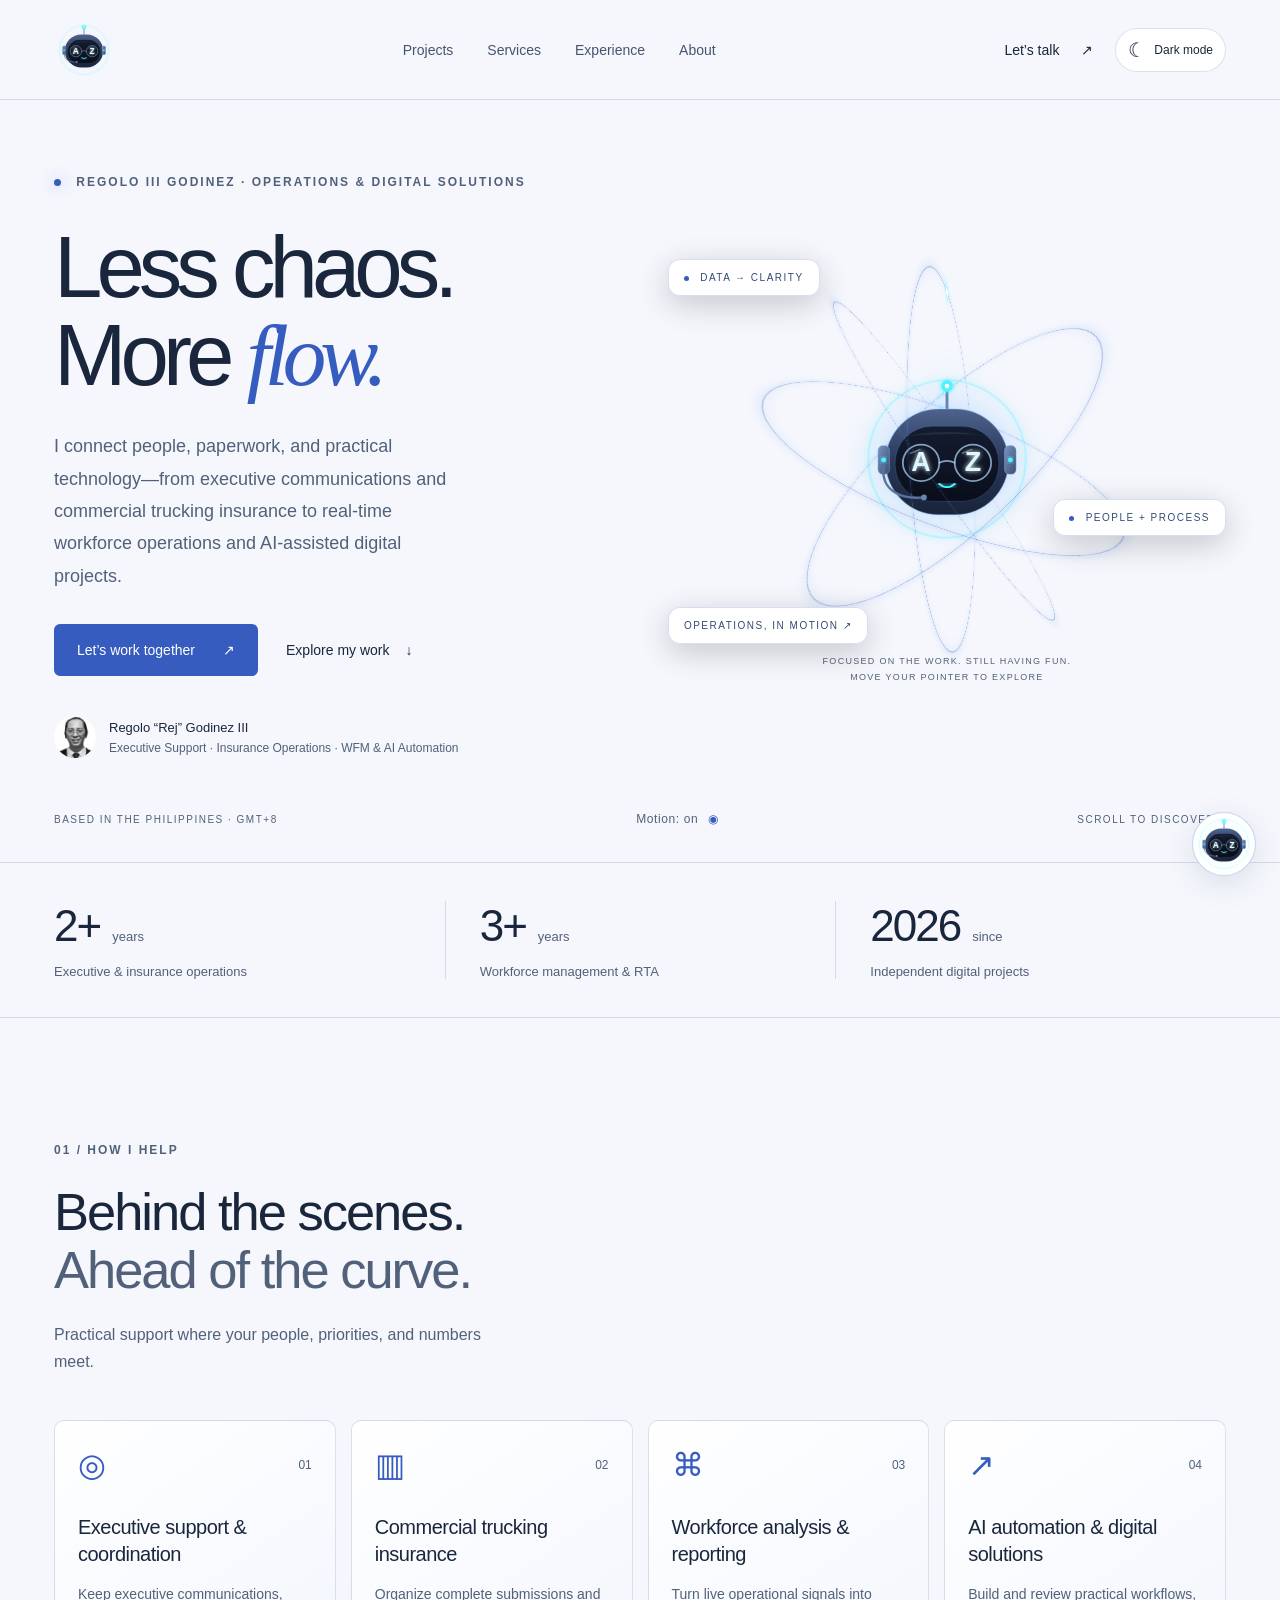
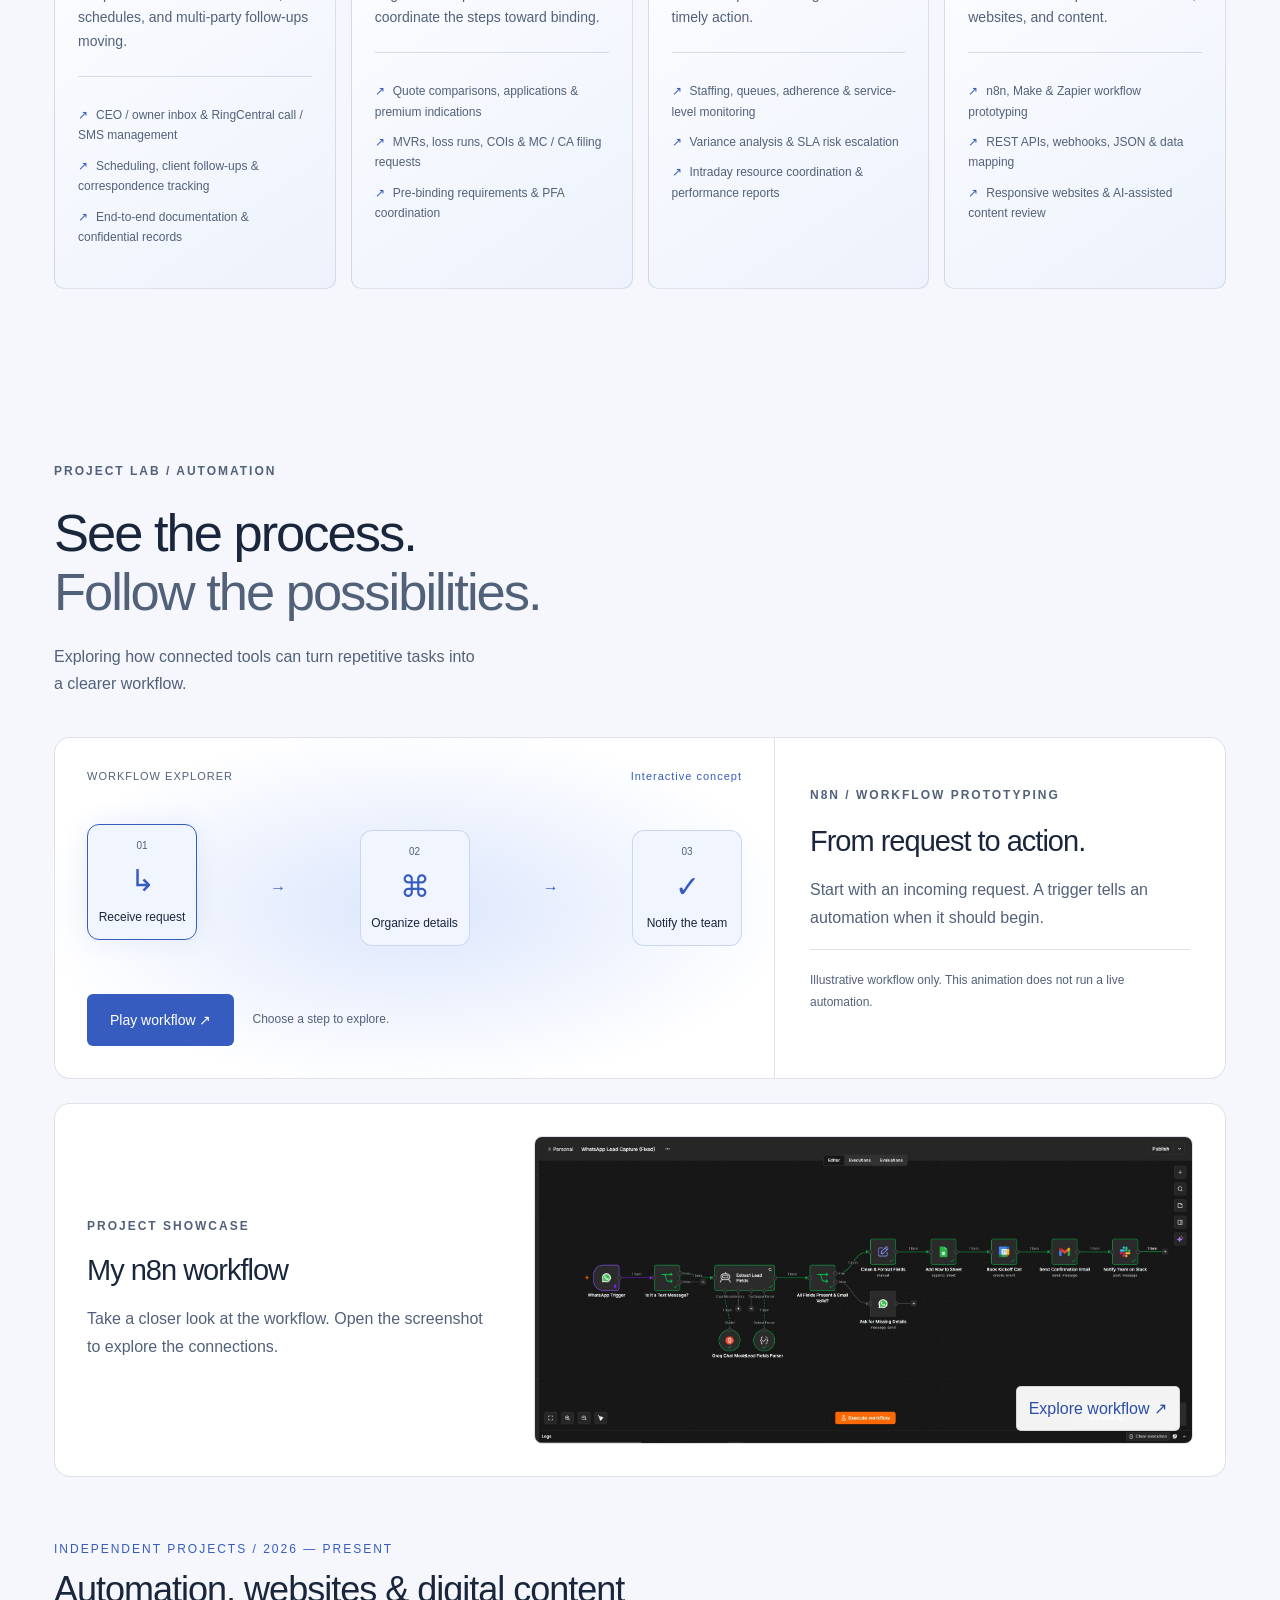
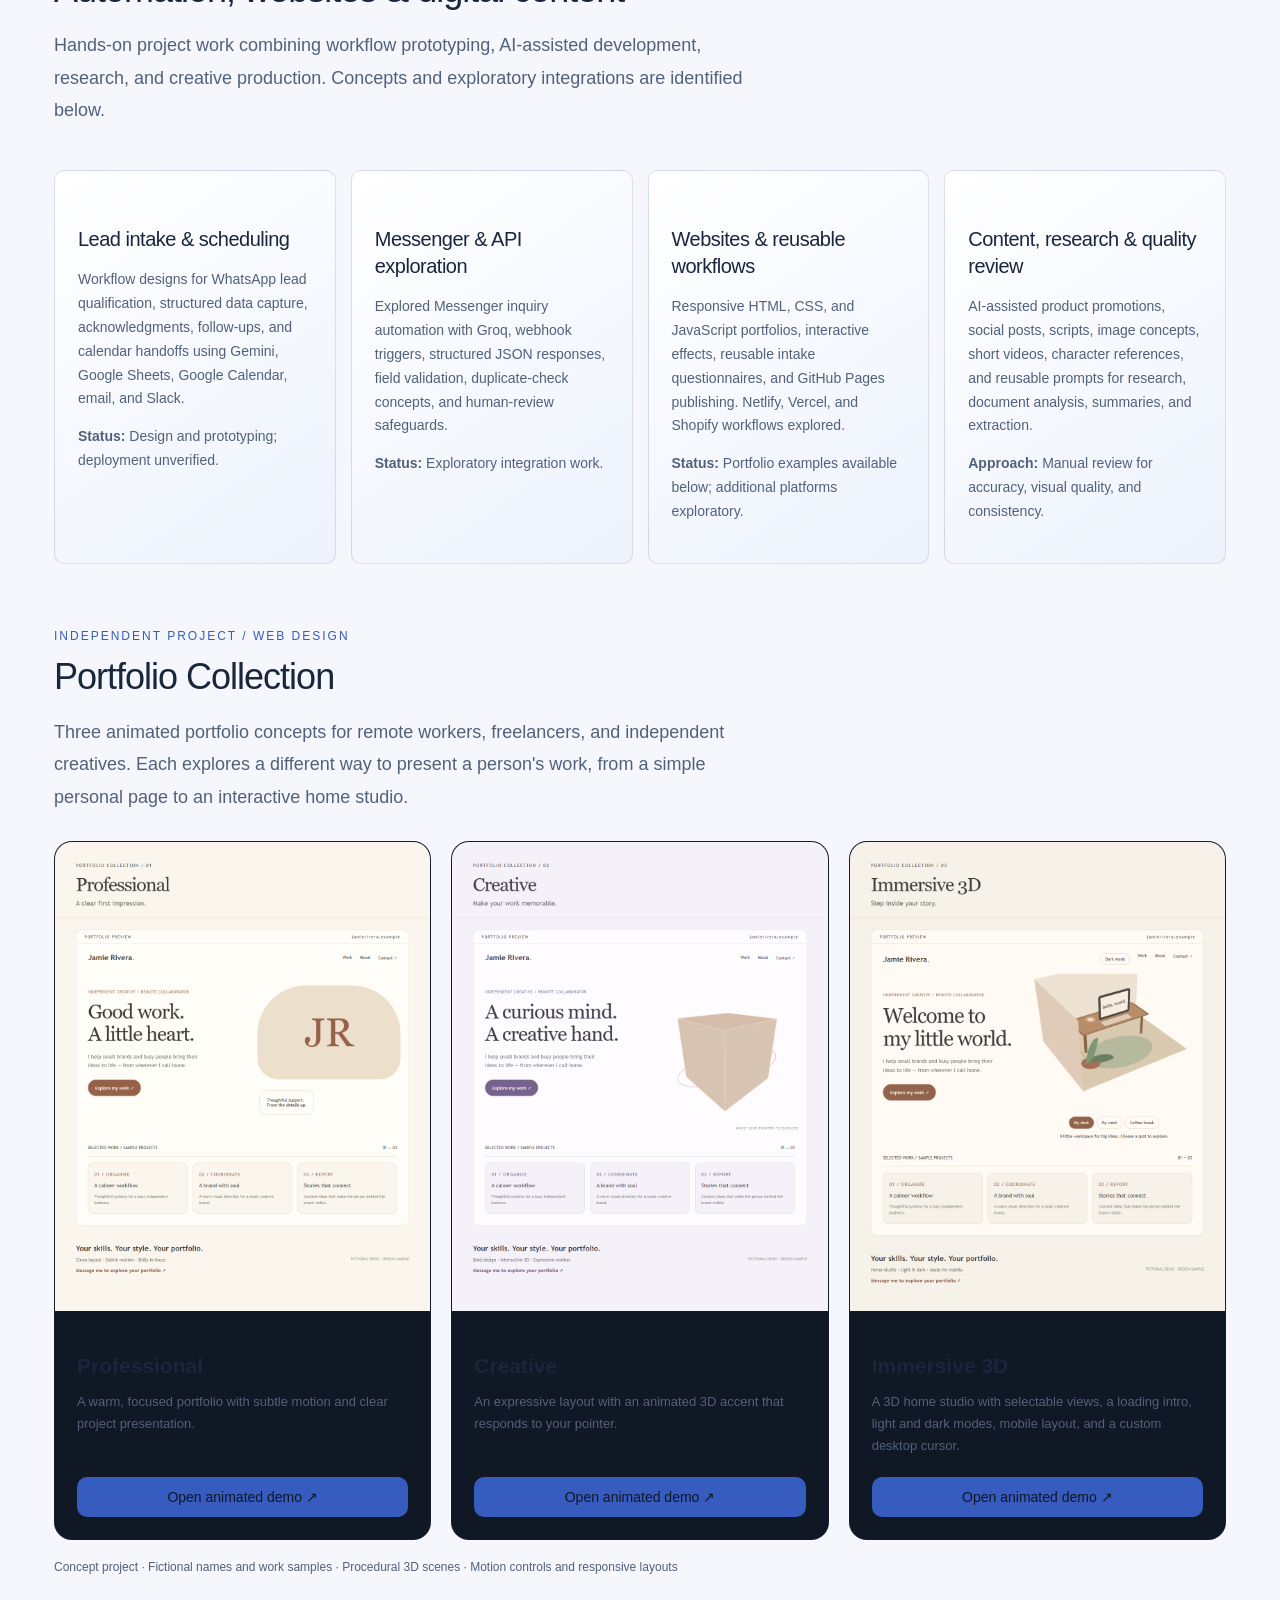
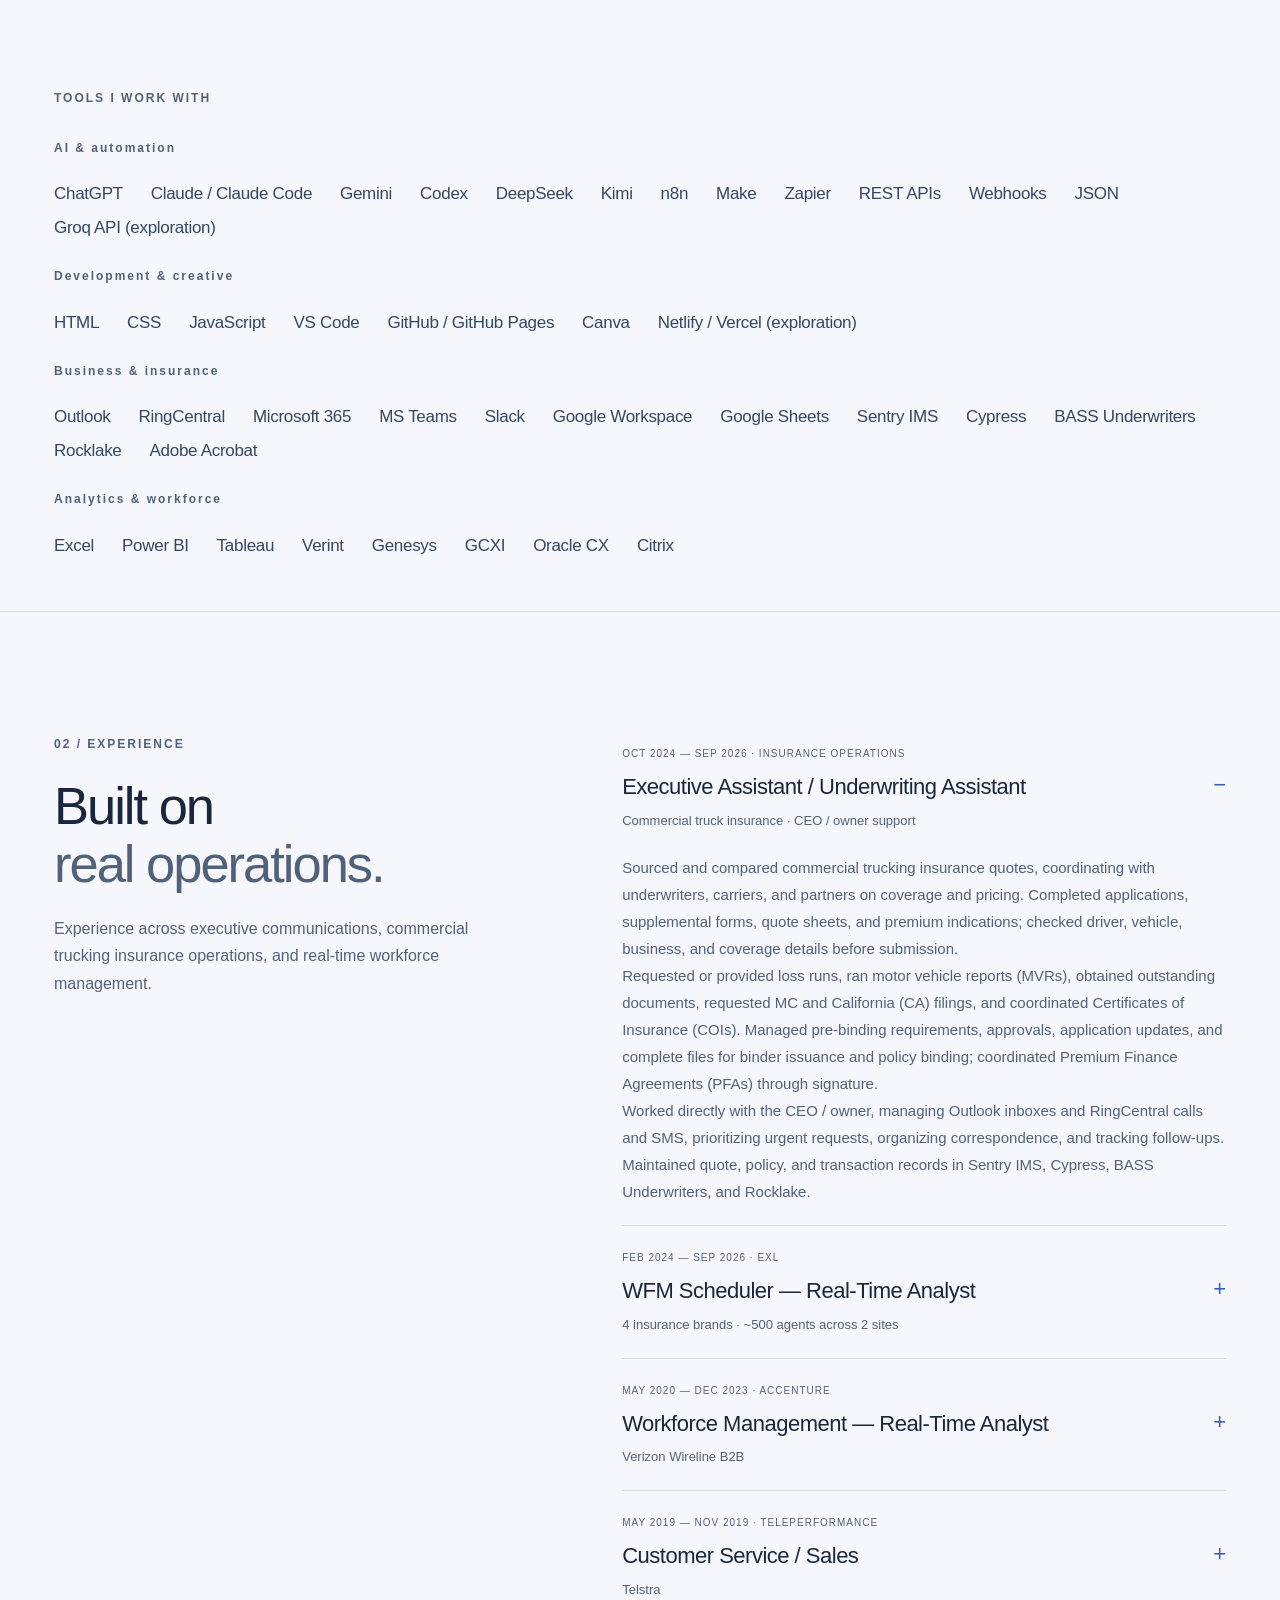
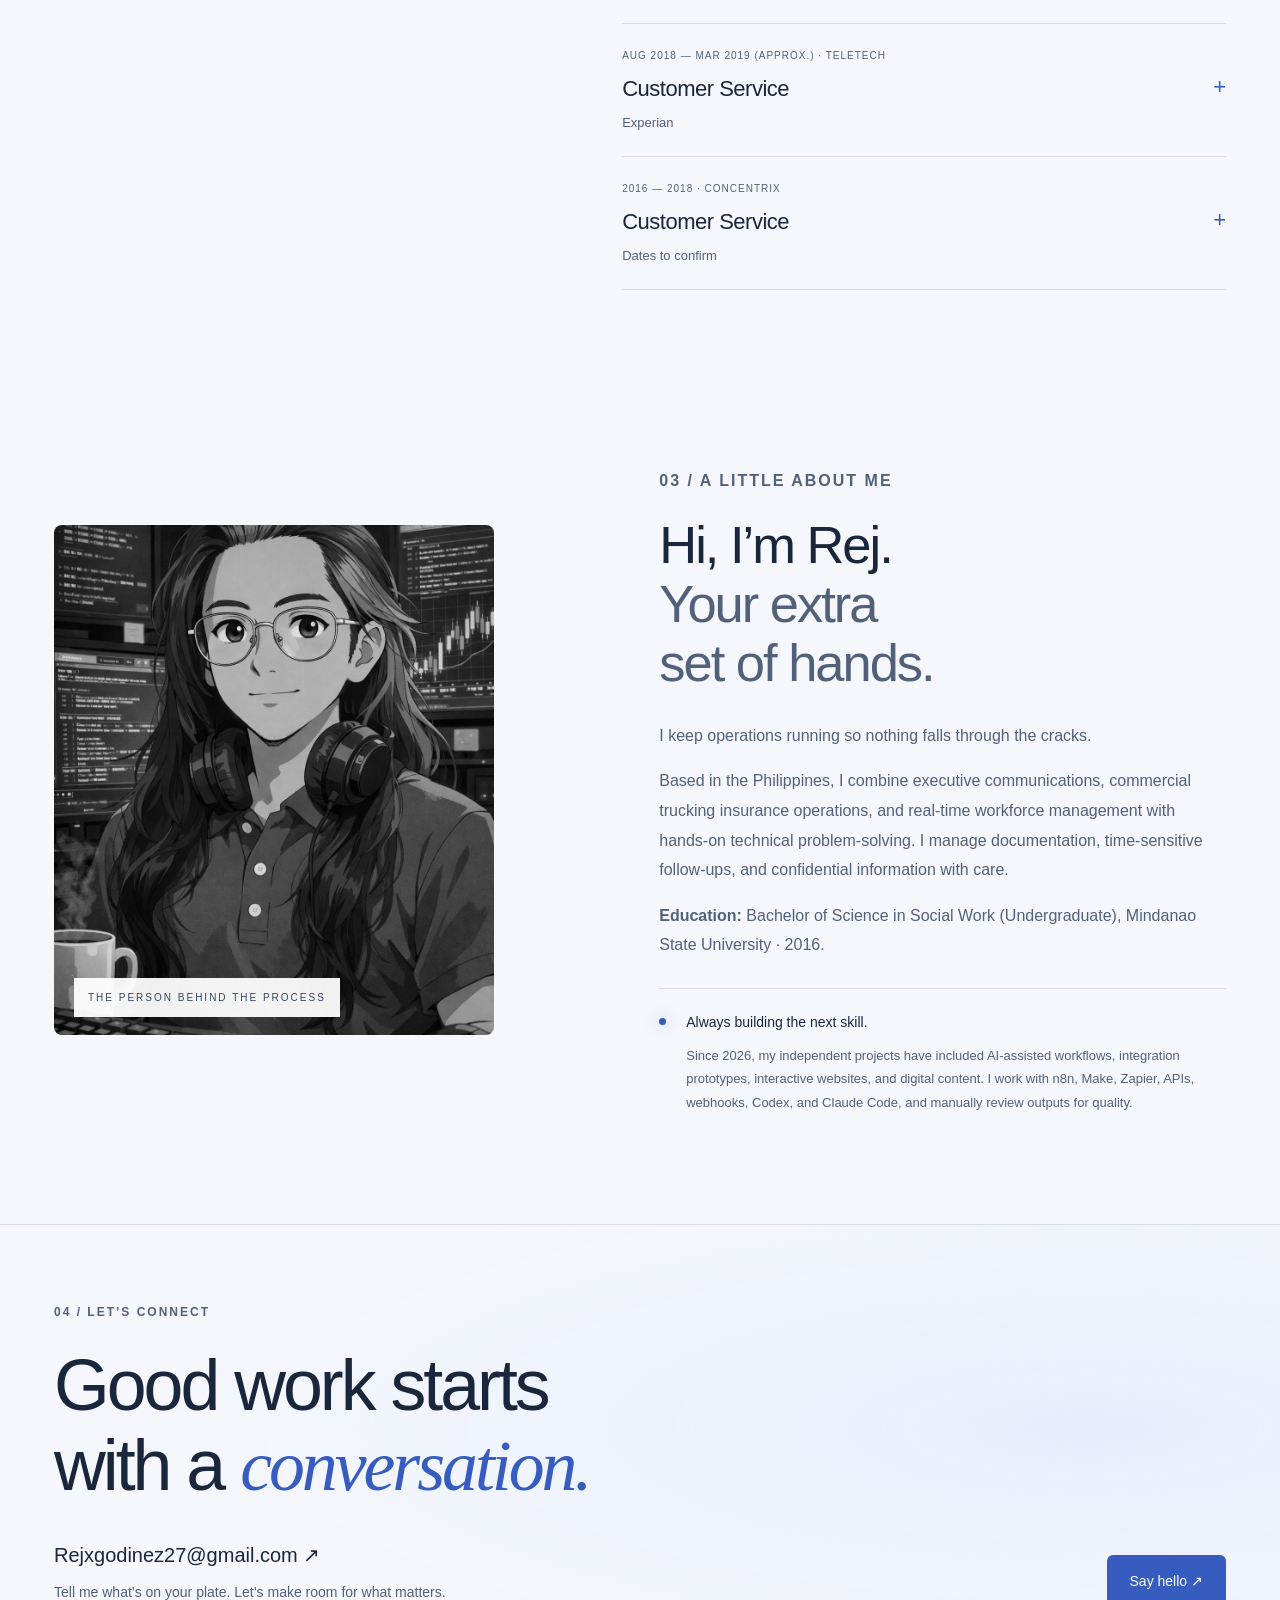
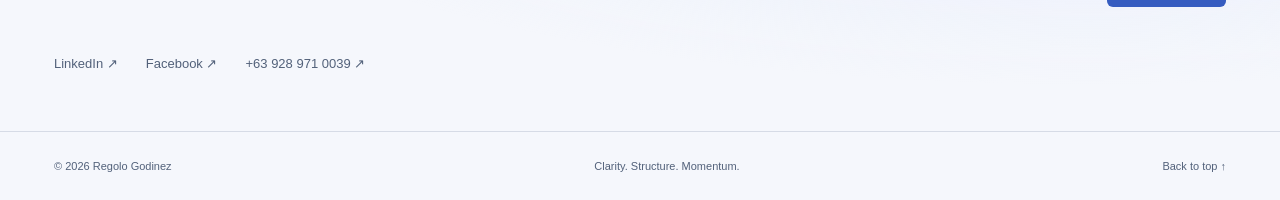
<file: Portfolio-main/index.html>
<!doctype html>
<html lang="en">
<head>
  <meta charset="utf-8">
  <meta name="viewport" content="width=device-width, initial-scale=1">
  <meta name="description" content="Regolo III Godinez — executive support, insurance operations, workforce management, and AI-assisted automation and web development in the Philippines.">
  <title>Regolo Godinez — Operations, in motion.</title>
  <link rel="icon" href="baby-robot.svg">
  <script src="theme.js?v=1"></script>
  <link rel="stylesheet" href="styles.css">
  <script src="script.js" defer></script>
  <link rel="stylesheet" href="portfolio-extras.css?v=baby-3">
  <script src="portfolio-extras.js?v=resume-20261016" defer></script>
  <link rel="stylesheet" href="theme.css?v=1">
  <link rel="stylesheet" href="baby-robot.css?v=1">
  <script src="baby-robot.js?v=1" defer></script>
<style>
@media(max-width:720px){.visual{overflow:clip}}

.portfolio-projects{scroll-margin-top:24px;margin:70px 0 110px}.portfolio-projects h2{font-size:36px;font-weight:700;line-height:1.2;margin:12px 0 16px}.portfolio-projects .intro{max-width:720px;color:#64748b;line-height:1.8}.dark .portfolio-projects .intro{color:#b0b5bd}.portfolio-projects .kicker{color:#007aff;font-size:12px;letter-spacing:2px;text-transform:uppercase}.portfolio-demo-grid{display:grid;grid-template-columns:repeat(3,minmax(0,1fr));gap:20px;margin-top:28px}.portfolio-demo-card{border:1px solid #dce0e6;border-radius:18px;overflow:hidden;background:#fff}.dark .portfolio-demo-card{background:#111;border-color:#303036}.portfolio-demo-card img{width:100%;aspect-ratio:4/5;object-fit:cover;display:block}.portfolio-demo-copy{padding:22px}.portfolio-demo-copy h3{font-size:21px;font-weight:600;margin-bottom:10px}.portfolio-demo-copy p{font-size:13px;line-height:1.7;color:#64748b;min-height:68px}.dark .portfolio-demo-copy p{color:#b0b5bd}.portfolio-demo-copy button{display:block;width:100%;margin-top:18px;background:#007aff;color:white;padding:12px 14px;border-radius:10px;font-size:14px}.project-note{font-size:12px;color:#64748b;margin-top:20px}.dark .project-note{color:#a8adb5}.project-viewer{width:min(1400px,96vw);height:94vh;max-width:none;max-height:94vh;padding:0;border:1px solid #48434d;border-radius:16px;background:#faf5ed;color:#403b36;overflow:hidden}.project-viewer::backdrop{background:#000a}.project-viewer-bar{display:flex;justify-content:space-between;align-items:center;gap:14px;padding:12px 20px;height:62px;border-bottom:1px solid #ddd2c6;font-size:14px}.project-viewer-bar a{text-decoration:underline}.project-viewer-bar button{background:#403b36;color:white;padding:8px 14px;border-radius:22px}.project-viewer iframe{display:block;border:0;width:100%;height:calc(100% - 62px)}body.project-open{overflow:hidden}@media(max-width:1100px){.portfolio-demo-grid{grid-template-columns:1fr}.portfolio-demo-card{display:grid;grid-template-columns:minmax(0,1fr) minmax(0,1fr)}.portfolio-demo-card img{height:100%;object-fit:cover}.portfolio-demo-copy p{min-height:0}}@media(max-width:700px){.portfolio-demo-card{display:block}.portfolio-projects h2{font-size:30px}.project-viewer-bar{padding:10px;font-size:12px;gap:8px}.project-viewer{width:98vw;height:94vh}.portfolio-demo-card img{height:auto}}
.portfolio-projects{margin:65px 0 0}.portfolio-demo-card{background:var(--surface,#101725);border-color:var(--line)}.portfolio-demo-copy p,.portfolio-projects .intro,.project-note{color:var(--muted)}.portfolio-projects .kicker{color:var(--blue)}.portfolio-demo-copy button{background:var(--blue);color:#101725}.portfolio-demo-copy h3{color:var(--text)}.portfolio-projects h2{font-weight:400;letter-spacing:-1px}.project-viewer{padding:0;max-height:94vh}.project-viewer-bar{color:#403b36}.project-viewer-bar strong{font-size:14px}.project-viewer-bar a{color:#403b36}.project-viewer-bar button{color:#fff}.portfolio-demo-card{display:block}@media(max-width:900px){.portfolio-demo-grid{grid-template-columns:1fr}.portfolio-demo-card{display:grid;grid-template-columns:1fr 1fr}}@media(max-width:600px){.portfolio-demo-card{display:block}} </style><link rel="stylesheet" href="space-cursor.css">
</head>
<body>
  <canvas id="particles" aria-hidden="true"></canvas><div id="reading-progress" aria-hidden="true"></div>
  <a class="skip" href="#main">Skip to content</a>
  <div class="ambient" aria-hidden="true"></div>
  <header class="header">
    <a class="brand" href="#home" aria-label="Regolo Godinez home"><img src="baby-robot.svg" alt="" width="60" height="60"></a>
    <nav aria-label="Main navigation"><a href="#projects">Projects</a><a href="#services">Services</a><a href="#experience">Experience</a><a href="#about">About</a></nav>
    <div class="header-actions"><a class="nav-contact" href="#contact">Let’s talk <span>↗</span></a><button class="theme-toggle" id="theme-toggle" type="button" aria-label="Switch color theme"><span class="theme-symbol" aria-hidden="true">☀</span><span class="theme-label">Light mode</span></button></div>
  </header>
  <main id="main">
    <section class="hero section" id="home">
      <div class="hero-copy">
        <p class="eyebrow"><span class="dot"></span> REGOLO III GODINEZ · OPERATIONS & DIGITAL SOLUTIONS</p>
        <h1>Less chaos.<br>More <em>flow.</em></h1>
        <p class="intro">I connect people, paperwork, and practical technology—from executive communications and commercial trucking insurance to real-time workforce operations and AI-assisted digital projects.</p>
        <div class="actions"><a class="button primary" href="#contact">Let’s work together <span>↗</span></a><a class="text-link" href="#services">Explore my work <span>↓</span></a></div>
        <div class="hero-person"><img src="profile.jpg" alt="Regolo Godinez"><div><strong>Regolo “Rej” Godinez III</strong><span>Executive Support · Insurance Operations · WFM &amp; AI Automation</span></div></div>
      </div>
      <div class="visual" aria-label="Interactive baby robot with orbiting atom rings">
        <div class="scene" aria-hidden="true"><div class="atom-wrapper"><div class="orbit-ring orbit-1"><div class="electron"></div></div><div class="orbit-ring orbit-2"><div class="electron"></div></div><div class="orbit-ring orbit-3"><div class="electron"></div></div><div class="orbit-ring orbit-4"><div class="electron"></div></div><div class="floating-core"><svg id="robotSvg" viewBox="0 0 200 200" class="baby-robot" aria-hidden="true">
                    <defs>
                        <!-- Gradient for Robot Head Shell -->
                        <linearGradient id="headGrad" x1="0%" y1="0%" x2="0%" y2="100%">
                            <stop offset="0%" stop-color="#4d628c" />
                            <stop offset="50%" stop-color="#2a3859" />
                            <stop offset="100%" stop-color="#192238" />
                        </linearGradient>

                        <!-- Inner Visor Faceplate Gradient -->
                        <linearGradient id="visorGrad" x1="0%" y1="0%" x2="0%" y2="100%">
                            <stop offset="0%" stop-color="#141c30" />
                            <stop offset="100%" stop-color="#0a0e1a" />
                        </linearGradient>

                        <!-- Ear Cup Accent Gradient -->
                        <linearGradient id="metalGrad" x1="0%" y1="0%" x2="100%" y2="100%">
                            <stop offset="0%" stop-color="#7a96c2" />
                            <stop offset="100%" stop-color="#3b4d70" />
                        </linearGradient>

                        <!-- Soft Glow Filter for Eyes & Antenna -->
                        <filter id="glow" x="-20%" y="-20%" width="140%" height="140%">
                            <feGaussianBlur stdDeviation="3" result="blur" />
                            <feComposite in="SourceGraphic" in2="blur" operator="over" />
                        </filter>
                    </defs>

                    <!-- Background Outer Halo Glow -->
                    <circle cx="100" cy="100" r="82" fill="none" stroke="rgba(77, 243, 255, 0.25)" stroke-width="2" filter="url(#glow)"/>

                    <!-- Headset Top Band -->
                    <path d="M 50 85 A 55 55 0 0 1 150 85" fill="none" stroke="#5a739c" stroke-width="5" stroke-linecap="round"/>

                    <!-- Antenna Stem -->
                    <line x1="100" y1="48" x2="100" y2="28" stroke="#6884b3" stroke-width="3" stroke-linecap="round"/>
                    <!-- Antenna Glow Tip -->
                    <circle cx="100" cy="24" r="6" fill="#4df3ff" filter="url(#glow)"/>
                    <circle cx="100" cy="24" r="2.5" fill="#ffffff"/>

                    <!-- Main Robot Head Shape -->
                    <rect x="36" y="48" width="128" height="110" rx="55" fill="url(#headGrad)" stroke="rgba(140,185,255,0.3)" stroke-width="1.5"/>

                    <!-- Inner Face Visor Screen -->
                    <rect x="46" y="66" width="108" height="78" rx="38" fill="url(#visorGrad)" stroke="rgba(100,160,255,0.2)" stroke-width="1"/>

                    <!-- Visor Reflection Sheen -->
                    <path d="M 58 76 Q 100 68 142 76 Q 120 72 58 76 Z" fill="rgba(255, 255, 255, 0.08)"/>

                    <!-- Headset Side Ear Cups -->
                    <!-- Left Ear Cup -->
                    <rect x="28" y="86" width="12" height="30" rx="5" fill="url(#metalGrad)" stroke="rgba(150,200,255,0.4)" stroke-width="1"/>
                    <circle cx="34" cy="101" r="2.5" fill="#4df3ff" filter="url(#glow)"/>

                    <!-- Right Ear Cup -->
                    <rect x="160" y="86" width="12" height="30" rx="5" fill="url(#metalGrad)" stroke="rgba(150,200,255,0.4)" stroke-width="1"/>
                    <circle cx="166" cy="101" r="2.5" fill="#4df3ff" filter="url(#glow)"/>

                    <!-- Headset Microphone Arm -->
                    <path d="M 34 106 C 30 135, 55 142, 75 140" fill="none" stroke="#5a739c" stroke-width="2.5" stroke-linecap="round"/>
                    <circle cx="76" cy="140" r="3" fill="#6884b3"/>

                    <!-- Interactive Face Elements Group (Follows Pointer) -->
                    <g id="faceInteractiveGroup" class="eye-group">
                        
                        <!-- Left Eye ("A") -->
                        <g id="eyeLeftGroup">
                            <text id="eyeLeft" x="73" y="112" font-size="28" fill="#e0f7fc" text-anchor="middle" filter="url(#glow)" class="eye-text">A</text>
                        </g>

                        <!-- Right Eye ("Z") -->
                        <g id="eyeRightGroup">
                            <text id="eyeRight" x="127" y="112" font-size="28" fill="#e0f7fc" text-anchor="middle" filter="url(#glow)" class="eye-text">Z</text>
                        </g>

                        <!-- Cute Glasses Frame -->
                        <!-- Left Lens Circle -->
                        <circle cx="73" cy="104" r="19" fill="none" stroke="rgba(180, 220, 255, 0.7)" stroke-width="1.8"/>
                        <!-- Right Lens Circle -->
                        <circle cx="127" cy="104" r="19" fill="none" stroke="rgba(180, 220, 255, 0.7)" stroke-width="1.8"/>
                        <!-- Glasses Bridge -->
                        <path d="M 92 104 Q 100 100 108 104" fill="none" stroke="rgba(180, 220, 255, 0.7)" stroke-width="1.8" stroke-linecap="round"/>
                        
                        <!-- Glasses Glare Diagonal Shine Lines -->
                        <line x1="62" y1="94" x2="72" y2="90" stroke="rgba(255, 255, 255, 0.35)" stroke-width="1.5" stroke-linecap="round"/>
                        <line x1="116" y1="94" x2="126" y2="90" stroke="rgba(255, 255, 255, 0.35)" stroke-width="1.5" stroke-linecap="round"/>

                        <!-- Cute Small Curved Smile Mouth -->
                        <path d="M 92 126 Q 100 133 108 126" fill="none" stroke="#4df3ff" stroke-width="2.2" stroke-linecap="round" filter="url(#glow)"/>

                    </g>
                </svg></div></div></div>
        <span class="float-label label-a"><i></i> DATA → CLARITY</span><span class="float-label label-b"><i></i> PEOPLE + PROCESS</span><span class="float-label label-c">OPERATIONS, IN MOTION ↗</span>
        <p class="visual-note">FOCUSED ON THE WORK. STILL HAVING FUN.<br>MOVE YOUR POINTER TO EXPLORE</p>
      </div>
      <div class="hero-bottom"><span>BASED IN THE PHILIPPINES · GMT+8</span><button id="motion" type="button" aria-pressed="true">Motion: on <span>◉</span></button><a href="#services">SCROLL TO DISCOVER ↓</a></div>
    </section>
    <div class="stats section"><div><strong>2+<span>years</span></strong><p>Executive & insurance operations</p></div><div><strong>3+<span>years</span></strong><p>Workforce management & RTA</p></div><div><strong>2026<span>since</span></strong><p>Independent digital projects</p></div></div>
    <section class="section block" id="services">
      <div class="section-heading reveal"><p class="eyebrow">01 / HOW I HELP</p><h2>Behind the scenes.<br><span>Ahead of the curve.</span></h2><p>Practical support where your people, priorities, and numbers meet.</p></div>
      <div class="cards">
<article class="card reveal" data-tilt><div class="card-top"><span class="icon">◎</span><span>01</span></div><h3>Executive support &amp; coordination</h3><p>Keep executive communications, schedules, and multi-party follow-ups moving.</p><ul><li>CEO / owner inbox &amp; RingCentral call / SMS management</li><li>Scheduling, client follow-ups &amp; correspondence tracking</li><li>End-to-end documentation &amp; confidential records</li></ul></article>
<article class="card reveal" data-tilt><div class="card-top"><span class="icon">▥</span><span>02</span></div><h3>Commercial trucking insurance</h3><p>Organize complete submissions and coordinate the steps toward binding.</p><ul><li>Quote comparisons, applications & premium indications</li><li>MVRs, loss runs, COIs & MC / CA filing requests</li><li>Pre-binding requirements & PFA coordination</li></ul></article>
<article class="card reveal" data-tilt><div class="card-top"><span class="icon">⌘</span><span>03</span></div><h3>Workforce analysis & reporting</h3><p>Turn live operational signals into timely action.</p><ul><li>Staffing, queues, adherence & service-level monitoring</li><li>Variance analysis & SLA risk escalation</li><li>Intraday resource coordination & performance reports</li></ul></article>
<article class="card reveal" data-tilt><div class="card-top"><span class="icon">↗</span><span>04</span></div><h3>AI automation & digital solutions</h3><p>Build and review practical workflows, websites, and content.</p><ul><li>n8n, Make & Zapier workflow prototyping</li><li>REST APIs, webhooks, JSON & data mapping</li><li>Responsive websites & AI-assisted content review</li></ul></article>
</div>
    </section>
    <section class="section block" id="projects">
      <div class="section-heading reveal"><p class="eyebrow">PROJECT LAB / AUTOMATION</p><h2>See the process.<br><span>Follow the possibilities.</span></h2><p>Exploring how connected tools can turn repetitive tasks into a clearer workflow.</p></div>
      <article class="project-feature reveal">
        <div class="workflow-demo"><div class="demo-top"><span>WORKFLOW EXPLORER</span><span class="demo-badge">Interactive concept</span></div>
          <div class="nodes"><button class="node selected" data-step="0" aria-pressed="true"><span>01</span><b>↳</b>Receive request</button><i aria-hidden="true">→</i><button class="node" data-step="1" aria-pressed="false"><span>02</span><b>⌘</b>Organize details</button><i aria-hidden="true">→</i><button class="node" data-step="2" aria-pressed="false"><span>03</span><b>✓</b>Notify the team</button></div>
          <div class="demo-controls"><button class="button primary" id="run-demo">Play workflow ↗</button><span id="demo-status" role="status">Choose a step to explore.</span></div>
        </div>
        <div class="project-description"><p class="eyebrow">N8N / WORKFLOW PROTOTYPING</p><h3>From request to action.</h3><p id="step-description">Start with an incoming request. A trigger tells an automation when it should begin.</p><p class="demo-disclaimer">Illustrative workflow only. This animation does not run a live automation.</p></div>
      </article>
      <article class="screenshot-project reveal"><div><p class="eyebrow">PROJECT SHOWCASE</p><h3>My n8n workflow</h3><p id="screenshot-description">Take a closer look at the workflow. Open the screenshot to explore the connections.</p></div><button id="open-project" class="screenshot-button" aria-label="Enlarge n8n workflow screenshot"><img id="project-thumbnail" src="project.jpg" alt="n8n workflow project screenshot"><span>Explore workflow ↗</span></button><div id="screenshot-placeholder" class="screenshot-placeholder" hidden><span>⌘</span><p>Workflow preview coming soon</p></div></article>
    <section class="portfolio-projects" id="independent-projects"><p class="kicker">Independent projects / 2026 — Present</p><h2>Automation, websites & digital content</h2><p class="intro">Hands-on project work combining workflow prototyping, AI-assisted development, research, and creative production. Concepts and exploratory integrations are identified below.</p><div class="cards">
<article class="card reveal"><h3>Lead intake & scheduling</h3><p>Workflow designs for WhatsApp lead qualification, structured data capture, acknowledgments, follow-ups, and calendar handoffs using Gemini, Google Sheets, Google Calendar, email, and Slack.</p><p><strong>Status:</strong> Design and prototyping; deployment unverified.</p></article>
<article class="card reveal"><h3>Messenger & API exploration</h3><p>Explored Messenger inquiry automation with Groq, webhook triggers, structured JSON responses, field validation, duplicate-check concepts, and human-review safeguards.</p><p><strong>Status:</strong> Exploratory integration work.</p></article>
<article class="card reveal"><h3>Websites & reusable workflows</h3><p>Responsive HTML, CSS, and JavaScript portfolios, interactive effects, reusable intake questionnaires, and GitHub Pages publishing. Netlify, Vercel, and Shopify workflows explored.</p><p><strong>Status:</strong> Portfolio examples available below; additional platforms exploratory.</p></article>
<article class="card reveal"><h3>Content, research & quality review</h3><p>AI-assisted product promotions, social posts, scripts, image concepts, short videos, character references, and reusable prompts for research, document analysis, summaries, and extraction.</p><p><strong>Approach:</strong> Manual review for accuracy, visual quality, and consistency.</p></article>
</div></section>
    <section id="portfolio-collection" class="portfolio-projects"><p class="kicker">Independent project / Web design</p><h2>Portfolio Collection</h2><p class="intro">Three animated portfolio concepts for remote workers, freelancers, and independent creatives. Each explores a different way to present a person's work, from a simple personal page to an interactive home studio.</p><div class="portfolio-demo-grid"><article class="portfolio-demo-card"><img src="portfolio-collection/professional.png" alt="Professional portfolio design preview" loading="lazy"><div class="portfolio-demo-copy"><h3>Professional</h3><p>A warm, focused portfolio with subtle motion and clear project presentation.</p><button type="button" data-portfolio-demo="professional" data-demo-title="Professional">Open animated demo ↗</button></div></article><article class="portfolio-demo-card"><img src="portfolio-collection/creative.png" alt="Creative portfolio design preview" loading="lazy"><div class="portfolio-demo-copy"><h3>Creative</h3><p>An expressive layout with an animated 3D accent that responds to your pointer.</p><button type="button" data-portfolio-demo="creative" data-demo-title="Creative">Open animated demo ↗</button></div></article><article class="portfolio-demo-card"><img src="portfolio-collection/immersive.png" alt="Immersive 3D portfolio design preview" loading="lazy"><div class="portfolio-demo-copy"><h3>Immersive 3D</h3><p>A 3D home studio with selectable views, a loading intro, light and dark modes, mobile layout, and a custom desktop cursor.</p><button type="button" data-portfolio-demo="immersive" data-demo-title="Immersive 3D">Open animated demo ↗</button></div></article></div><p class="project-note">Concept project · Fictional names and work samples · Procedural 3D scenes · Motion controls and responsive layouts</p></section></section>
    <dialog id="project-dialog" aria-labelledby="project-dialog-title"><div class="dialog-header"><h2 id="project-dialog-title">My n8n workflow</h2><button id="close-project" class="button" aria-label="Close project viewer">Close ×</button></div><p>Scroll to explore the full workflow.</p><div class="image-viewport"><img id="project-full" src="project.jpg" alt="Full n8n workflow project screenshot"></div></dialog>
    <section class="tools section reveal"><p class="eyebrow">TOOLS I WORK WITH</p><div style="margin-top:28px"><h3 class="eyebrow">AI & automation</h3><div class="tool-list"><span>ChatGPT</span><span>Claude / Claude Code</span><span>Gemini</span><span>Codex</span><span>DeepSeek</span><span>Kimi</span><span>n8n</span><span>Make</span><span>Zapier</span><span>REST APIs</span><span>Webhooks</span><span>JSON</span><span>Groq API (exploration)</span></div></div><div style="margin-top:28px"><h3 class="eyebrow">Development & creative</h3><div class="tool-list"><span>HTML</span><span>CSS</span><span>JavaScript</span><span>VS Code</span><span>GitHub / GitHub Pages</span><span>Canva</span><span>Netlify / Vercel (exploration)</span></div></div><div style="margin-top:28px"><h3 class="eyebrow">Business &amp; insurance</h3><div class="tool-list"><span>Outlook</span><span>RingCentral</span><span>Microsoft 365</span><span>MS Teams</span><span>Slack</span><span>Google Workspace</span><span>Google Sheets</span><span>Sentry IMS</span><span>Cypress</span><span>BASS Underwriters</span><span>Rocklake</span><span>Adobe Acrobat</span></div></div><div style="margin-top:28px"><h3 class="eyebrow">Analytics & workforce</h3><div class="tool-list"><span>Excel</span><span>Power BI</span><span>Tableau</span><span>Verint</span><span>Genesys</span><span>GCXI</span><span>Oracle CX</span><span>Citrix</span></div></div></section>
    <section class="section block experience" id="experience"><div class="section-heading reveal"><p class="eyebrow">02 / EXPERIENCE</p><h2>Built on<br><span>real operations.</span></h2><p>Experience across executive communications, commercial trucking insurance operations, and real-time workforce management.</p></div><div class="timeline reveal"><details open><summary><span class="job-meta">OCT 2024 — SEP 2026 · INSURANCE OPERATIONS</span><span class="job-title">Executive Assistant / Underwriting Assistant</span><span class="job-sub">Commercial truck insurance · CEO / owner support</span></summary><div class="job-body"><p>Sourced and compared commercial trucking insurance quotes, coordinating with underwriters, carriers, and partners on coverage and pricing. Completed applications, supplemental forms, quote sheets, and premium indications; checked driver, vehicle, business, and coverage details before submission.</p><p>Requested or provided loss runs, ran motor vehicle reports (MVRs), obtained outstanding documents, requested MC and California (CA) filings, and coordinated Certificates of Insurance (COIs). Managed pre-binding requirements, approvals, application updates, and complete files for binder issuance and policy binding; coordinated Premium Finance Agreements (PFAs) through signature.</p><p>Worked directly with the CEO / owner, managing Outlook inboxes and RingCentral calls and SMS, prioritizing urgent requests, organizing correspondence, and tracking follow-ups. Maintained quote, policy, and transaction records in Sentry IMS, Cypress, BASS Underwriters, and Rocklake.</p></div></details>
<details><summary><span class="job-meta">FEB 2024 — SEP 2026 · EXL</span><span class="job-title">WFM Scheduler — Real-Time Analyst</span><span class="job-sub">4 insurance brands · ~500 agents across 2 sites</span></summary><div class="job-body"><p>Monitored live staffing, service levels, and schedule adherence for about 500 agents across 2 sites, covering phone and digital (chat, email, asynchronous chat) queues for 4 insurance brands. Forecasted staffing 15 minutes ahead and adjusted breaks, lunches, and coaching so teams met client-required staffing without dropping below targets.</p><p>Gave hourly updates to senior leadership and bi-hourly updates to stakeholders; ran daily performance and root-cause review meetings and a weekly staffing plan and schedule bid meeting.</p><p>Managed outages end to end: identified the issue, escalated to technology, informed the client and leadership, and logged length, cause, action, and resolution time in an improved outage tracker. Spotted a missing Verint actual-staffing data feed, led the client call, and screen-shared the data—resulting in the client exempting all 20 affected intervals and protecting billable results.</p></div></details>
<details><summary><span class="job-meta">MAY 2020 — DEC 2023 · ACCENTURE</span><span class="job-title">Workforce Management — Real-Time Analyst</span><span class="job-sub">Verizon Wireline B2B</span></summary><div class="job-body"><p>Monitored live staffing, service levels, call queues, schedule adherence, occupancy, availability, absenteeism, and intraday performance against operational targets.</p><p>Analyzed variances, prepared staffing and performance reports, escalated SLA risks, and coordinated real-time schedule and resource adjustments with operations teams. Maintained accurate records, communicated time-sensitive changes, and supported short-term planning.</p></div></details>
<details><summary><span class="job-meta">MAY 2019 — NOV 2019 · TELEPERFORMANCE</span><span class="job-title">Customer Service / Sales</span><span class="job-sub">Telstra</span></summary><div class="job-body"><p>Handled customer inquiries and sales support, maintained accurate documentation, supported issue resolution, and escalated concerns requiring additional assistance.</p></div></details>
<details><summary><span class="job-meta">AUG 2018 — MAR 2019 (APPROX.) · TELETECH</span><span class="job-title">Customer Service</span><span class="job-sub">Experian</span></summary><div class="job-body"><p>Supported customer inquiries, accurate documentation, issue resolution, and escalation while handling sensitive information carefully.</p></div></details>
<details><summary><span class="job-meta">2016 — 2018 · CONCENTRIX</span><span class="job-title">Customer Service</span><span class="job-sub">Dates to confirm</span></summary><div class="job-body"><p>Additional customer service experience covering customer inquiries, documentation, issue resolution, and escalation. Dates remain to be confirmed.</p></div></details>
</div></section>
    <section class="section block about" id="about"><div class="portrait reveal"><img src="about.jpeg" alt="Rej Godinez" loading="lazy"><span>THE PERSON BEHIND THE PROCESS</span></div><div class="about-copy reveal"><p class="eyebrow">03 / A LITTLE ABOUT ME</p><h2>Hi, I’m Rej.<br><span>Your extra<br>set of hands.</span></h2><p>I keep operations running so nothing falls through the cracks.</p><p>Based in the Philippines, I combine executive communications, commercial trucking insurance operations, and real-time workforce management with hands-on technical problem-solving. I manage documentation, time-sensitive follow-ups, and confidential information with care.</p><p><strong>Education:</strong> Bachelor of Science in Social Work (Undergraduate), Mindanao State University · 2016.</p><div class="learning"><span class="dot"></span><div><strong>Always building the next skill.</strong><p>Since 2026, my independent projects have included AI-assisted workflows, integration prototypes, interactive websites, and digital content. I work with n8n, Make, Zapier, APIs, webhooks, Codex, and Claude Code, and manually review outputs for quality.</p></div></div></div></section>
    <section class="section contact reveal" id="contact"><p class="eyebrow">04 / LET’S CONNECT</p><h2>Good work starts<br>with a <em>conversation.</em></h2><div class="contact-bottom"><div><a class="email" href="mailto:Rejxgodinez27@gmail.com">Rejxgodinez27@gmail.com ↗</a><p>Tell me what’s on your plate. Let’s make room for what matters.</p></div><a class="button primary" href="mailto:Rejxgodinez27@gmail.com">Say hello ↗</a></div><div class="socials"><a href="https://www.linkedin.com/in/rejxgodinez/" target="_blank" rel="noopener noreferrer">LinkedIn ↗</a><a href="https://www.facebook.com/rejgodinez" target="_blank" rel="noopener noreferrer">Facebook ↗</a><a href="tel:+639289710039">+63 928 971 0039 ↗</a></div></section>
  </main>
  <footer class="section"><span>© <span id="year">2026</span> Regolo Godinez</span><span>Clarity. Structure. Momentum.</span><a href="#home">Back to top ↑</a></footer>
<dialog class="project-viewer" id="portfolio-viewer" aria-labelledby="portfolio-viewer-title"><div class="project-viewer-bar"><strong id="portfolio-viewer-title">Portfolio demo</strong><a id="portfolio-full-demo" target="_blank" rel="noopener">Open full page ↗</a><button id="portfolio-close-demo" type="button">Close</button></div><iframe id="portfolio-demo-frame" title="Animated portfolio demo"></iframe></dialog><script>(()=>{const viewer=document.getElementById('portfolio-viewer'),frame=document.getElementById('portfolio-demo-frame');let opener;document.querySelectorAll('[data-portfolio-demo]').forEach(button=>button.addEventListener('click',()=>{opener=button;const url='portfolio-collection/'+button.dataset.portfolioDemo+'.html';document.getElementById('portfolio-viewer-title').textContent=button.dataset.demoTitle;frame.title=button.dataset.demoTitle+' animated portfolio';frame.src=url;document.getElementById('portfolio-full-demo').href=url;viewer.showModal();document.body.classList.add('project-open')}));document.getElementById('portfolio-close-demo').onclick=()=>viewer.close();viewer.addEventListener('close',()=>{frame.removeAttribute('src');document.body.classList.remove('project-open');opener?.focus()})})();</script></body>
</html>
</file>
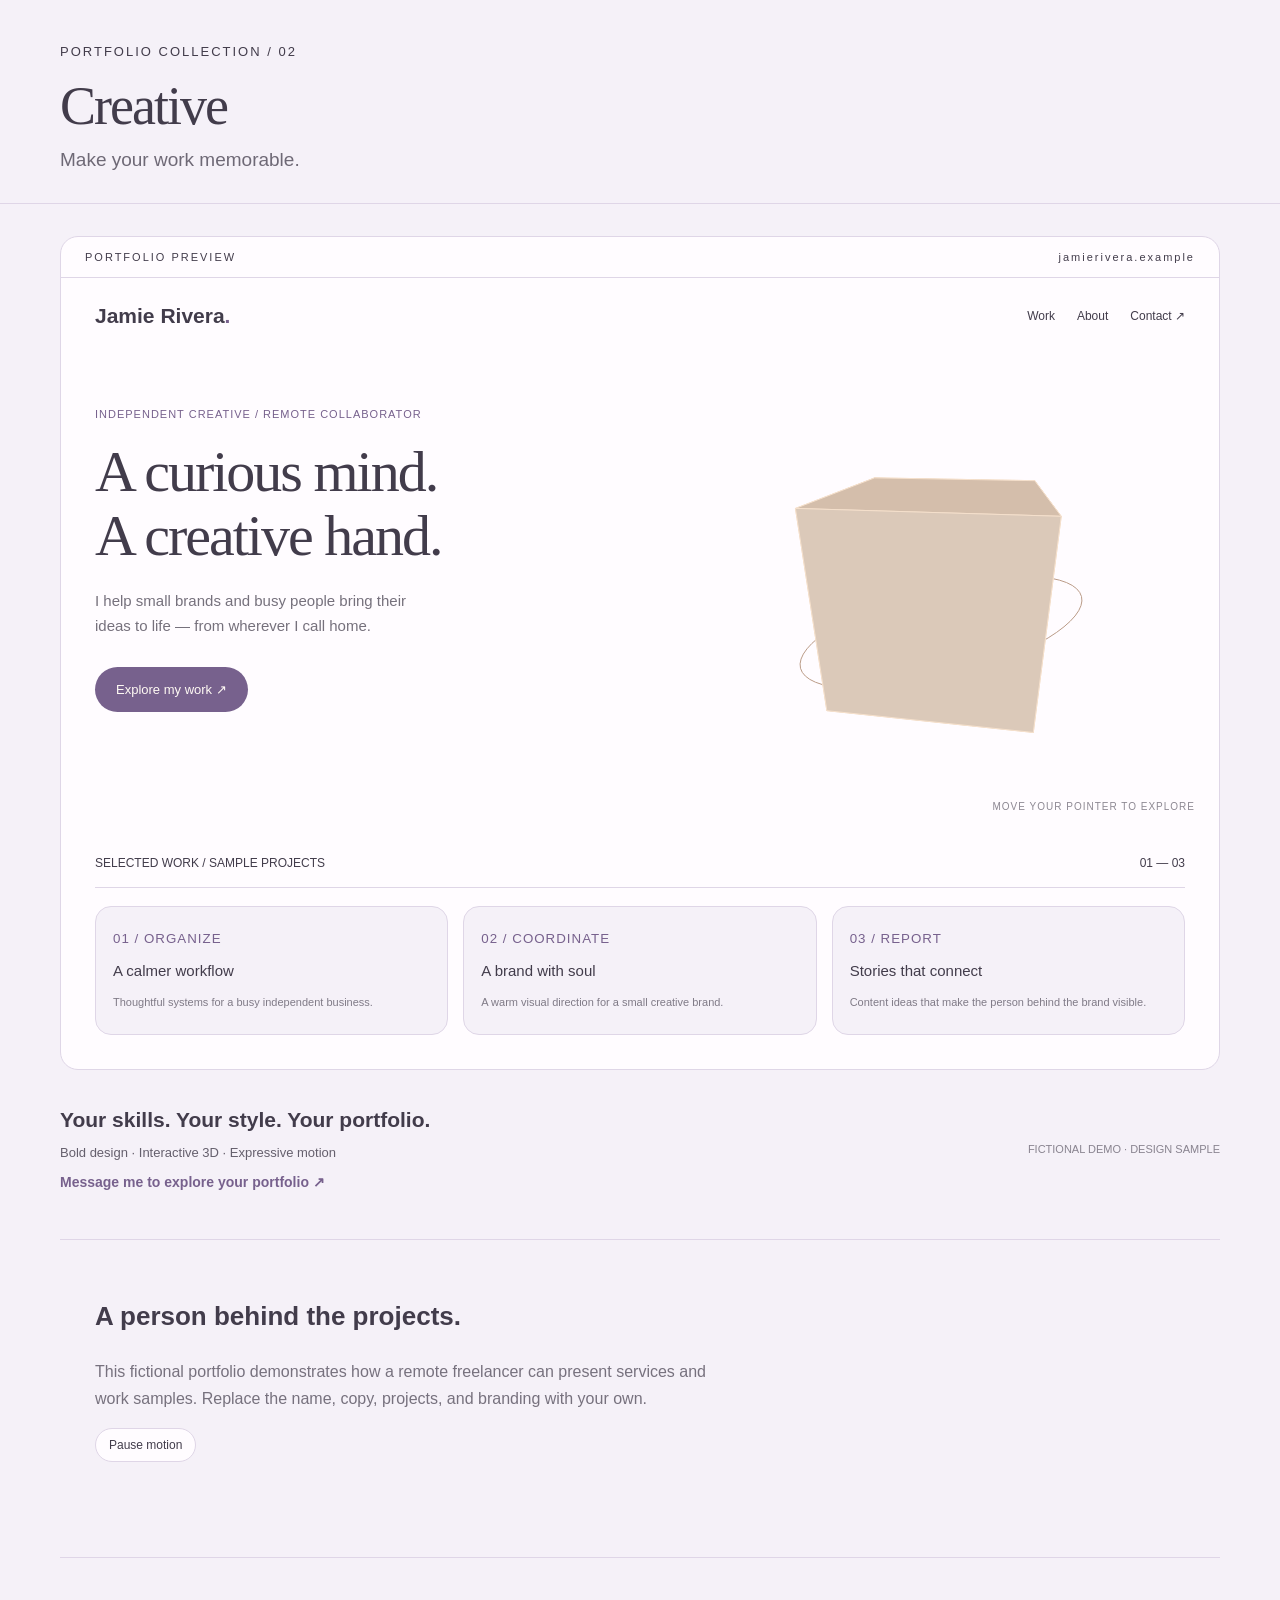
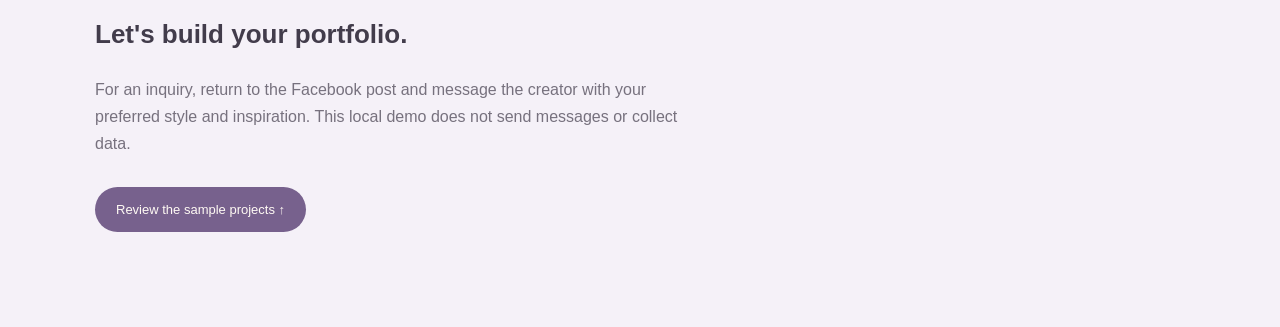
<file: Portfolio-main/portfolio-collection/creative.html>
<!doctype html><html lang="en"><meta charset="utf-8"><meta name="viewport" content="width=device-width,initial-scale=1"><title>Creative portfolio sample</title><style>*{box-sizing:border-box}html{scroll-behavior:smooth}body{margin:0;font-family:Arial,sans-serif;background:var(--bg);color:var(--fg)}a{color:inherit;text-decoration:none}button{font:inherit;cursor:pointer}.campaign{padding:44px 60px 32px;border-bottom:1px solid var(--line)}.eyebrow{font-size:13px;letter-spacing:3px;text-transform:uppercase}.campaign h1{font-size:54px;letter-spacing:-2px;margin:16px 0 12px}.campaign p{font-size:19px;margin:0;opacity:.75}.frame{margin:32px 60px;border:1px solid var(--line);border-radius:18px;overflow:hidden;background:var(--panel)}.bar{padding:14px 24px;border-bottom:1px solid var(--line);font-size:11px;letter-spacing:2px;display:flex;justify-content:space-between}nav{padding:26px 34px;display:flex;justify-content:space-between;align-items:center}nav strong{font-size:21px}nav div{display:flex;gap:22px;font-size:12px}.hero{position:relative;min-height:480px;padding:54px 34px 28px;overflow:hidden}.copy{position:relative;z-index:2;width:55%;pointer-events:none}.copy a{pointer-events:auto}.tag{font-size:11px;letter-spacing:2px;text-transform:uppercase;color:var(--accent)}h2{font-size:58px;line-height:1.04;letter-spacing:-3px;font-weight:500;margin:20px 0}.copy p{font-size:15px;line-height:1.7;opacity:.72;max-width:330px}.cta{display:inline-block;background:var(--accent);color:var(--button);padding:15px 21px;border-radius:5px;font-size:13px;margin-top:13px}.visual{position:absolute;right:0;top:0;width:48%;height:100%}canvas{width:100%;height:100%;display:block}.hint{position:absolute;bottom:22px;right:24px;opacity:.6;font-size:10px;letter-spacing:2px}.projects{padding:22px 34px 34px}.section-label{display:flex;justify-content:space-between;font-size:12px;padding:0 0 17px;border-bottom:1px solid var(--line)}.cards{display:grid;grid-template-columns:repeat(3,1fr);gap:15px;margin-top:18px}.card{padding:22px 17px;background:var(--bg);border:1px solid var(--line);border-radius:9px;transition:transform .25s}.card:hover{transform:translateY(-5px)}.card small{color:var(--accent);letter-spacing:1px}.card h3{font-size:15px;font-weight:500}.card p{font-size:11px;line-height:1.6;opacity:.65;margin-bottom:0}.campaign-footer{padding:6px 60px 38px;display:flex;justify-content:space-between;align-items:center}.campaign-footer strong{font-size:21px}.campaign-footer span{font-size:11px;opacity:.6}.extra{margin:10px 60px 60px;padding:35px;border-top:1px solid var(--line)}.extra h3{font-size:26px}.extra p{max-width:620px;line-height:1.7;opacity:.7}.motion{border:1px solid var(--line);border-radius:30px;background:transparent;color:inherit;padding:8px 14px}.motion-paused .monogram{animation-play-state:paused}.professional .visual{padding:42px 24px}.monogram{height:270px;background:#d7dfcf;border-radius:140px 140px 16px 16px;display:grid;place-items:center;font-family:Georgia,serif;font-size:115px;color:#145d4f;animation:gentle 5s ease-in-out infinite}.note{background:var(--panel);border:1px solid var(--line);padding:20px;border-radius:9px;position:absolute;bottom:66px;left:30px;font-size:12px}.creative h2{font-weight:800}.immersive .hero{min-height:480px}.immersive .visual{width:100%;opacity:.8}.immersive .copy{width:66%}.immersive .copy p{background:#101322b0;padding:8px;border-radius:5px}.immersive h2{font-size:66px}.immersive .hint{color:white}@keyframes gentle{50%{transform:translateY(-8px)}}@media(prefers-reduced-motion:reduce){*{animation:none!important;scroll-behavior:auto!important;transition:none!important}}@media(max-width:640px){.campaign{padding:28px 22px}.campaign h1{font-size:38px}.campaign p{font-size:14px}.frame{margin:22px 16px}nav{padding:22px}nav div{gap:12px}.hero{padding:28px 22px;min-height:640px}.copy,.immersive .copy{width:100%}h2,.immersive h2{font-size:46px}.visual{top:320px;height:300px;width:100%}.professional .visual{top:350px;padding:10px 38px}.monogram{height:220px;font-size:90px}.note{bottom:20px}.immersive .visual{top:0;height:100%;opacity:.4}.cards{grid-template-columns:1fr}.projects{padding:22px}.campaign-footer{padding:0 22px 28px;display:block}.campaign-footer span{display:block;margin-top:15px}.extra{margin:0 22px 40px;padding:22px 0}}
body{font-family:'Trebuchet MS',Arial,sans-serif;transition:background .3s,color .3s}h2{font-family:Georgia,serif;letter-spacing:-2px;line-height:1.1}.campaign h1{font-family:Georgia,serif;font-weight:400}.campaign .eyebrow{letter-spacing:2px}.tag{letter-spacing:1px}.cta{border-radius:30px}.card{border-radius:16px}.creative h2{font-weight:400}.monogram{background:#ecdfcb;color:#966149;border-radius:140px 140px 60px 60px}.note{border-radius:20px}.immersive .copy{width:46%}.immersive .copy p{background:none;padding:0}.immersive .visual{width:54%;opacity:1;overflow:visible}.immersive .hero{min-height:500px}.immersive h2{font-size:60px}.hint{color:var(--fg)!important;letter-spacing:1px}.theme,.motion{background:var(--panel);color:var(--fg);border:1px solid var(--line);border-radius:30px;padding:9px 13px;font-size:12px}.controls{display:flex;gap:8px;align-items:center}body.dark{--bg:#242329!important;--panel:#302d33!important;--fg:#f3e9dc!important;--accent:#e8bb9b!important;--line:#59505a!important;--button:#29242a!important}body.dark .room{background:#45404c}body.dark .room:before{background:#5f5261}body.dark .room:after{background:#6d5e5d}body.dark .window{background:#8e819a;border-color:#d2bdab}body.dark .screen{background:#393848;color:#eadbcc}.studio{width:100%;height:410px;display:grid;place-items:center;perspective:950px;touch-action:pan-y}.room{position:relative;width:330px;height:250px;background:#d9c9af;transform-style:preserve-3d;transform:rotateX(55deg) rotateZ(-33deg);transition:transform .7s}.room:before{content:'';position:absolute;left:0;top:0;width:330px;height:195px;background:#eee2d2;transform-origin:top;transform:rotateX(90deg)}.room:after{content:'';position:absolute;left:0;top:0;width:195px;height:250px;background:#e0cbb9;transform-origin:left;transform:rotateY(-90deg)}.window{position:absolute;left:183px;top:-135px;width:105px;height:102px;background:#c8d9dc;border:8px solid #fffbef;transform:rotateX(-90deg);transform-origin:bottom;box-shadow:inset 0 0 0 1px #c3c9bf}.window:before,.window:after{content:'';position:absolute;background:#fffbef}.window:before{width:5px;height:100%;left:46%}.window:after{height:5px;width:100%;top:46%}.rug{position:absolute;width:200px;height:135px;background:#b5b99e;left:65px;top:92px;border-radius:50%;transform:translateZ(1px)}.desk{position:absolute;left:65px;top:40px;width:218px;height:92px;background:#b78d69;border:5px solid #9b7150;transform:translateZ(70px);transform-style:preserve-3d;border-radius:8px}.leg{position:absolute;width:9px;height:70px;background:#876648;top:70px;transform-origin:top;transform:rotateX(-90deg)}.leg.one{left:5px}.leg.two{right:5px}.screen{position:absolute;left:70px;top:-35px;width:104px;height:75px;background:#f7ede0;color:#735847;border:7px solid #4f4945;border-radius:7px;transform-origin:bottom;transform:rotateX(-90deg);display:grid;place-items:center;font-size:12px}.screen b{font-family:Georgia,serif}.keyboard{position:absolute;left:70px;top:50px;width:90px;height:25px;border-radius:5px;background:repeating-linear-gradient(90deg,#e5d4c0 0 7px,#c3b29d 7px 9px)}.mug{position:absolute;left:27px;top:32px;width:27px;height:30px;border-radius:50%;background:#f2ddc9;transform:translateZ(16px);border:6px solid #d2a88c}.plant{position:absolute;left:26px;top:176px;width:48px;height:48px;border-radius:50%;background:#a46f55;transform:translateZ(32px);transform-style:preserve-3d}.leaf{position:absolute;width:27px;height:66px;border-radius:100% 0;background:#7f9676;transform-origin:bottom;transform:rotateX(-70deg) rotateZ(20deg);bottom:22px;left:8px}.leaf:nth-child(2){transform:rotateY(65deg) rotateZ(-45deg);background:#91a580}.leaf:nth-child(3){transform:rotateX(-60deg) rotateZ(85deg);background:#697f64}.scene-tabs{display:flex;justify-content:center;gap:7px;position:relative;z-index:3}.scene-tabs button{-webkit-tap-highlight-color:transparent;border:1px solid var(--line);background:var(--panel);color:var(--fg);padding:10px 14px;border-radius:30px;font-size:12px}.scene-tabs button[aria-pressed=true]{background:var(--accent);color:var(--button)}.immersive .hint{display:none}.scene-description{text-align:center;color:var(--fg);font-size:12px;padding:12px 18px;line-height:1.6;min-height:65px}.loader{position:fixed;inset:0;background:var(--bg);z-index:1000;display:grid;place-items:center;text-align:center;transition:opacity .35s}.loader[hidden]{display:none}.loader h2{font-size:42px}.loader p{font-size:14px}.load-track{width:180px;height:3px;background:var(--line);margin:22px auto}.load-track i{display:block;height:100%;width:0;background:var(--accent);transition:width .2s}.skip{border:0;background:none;color:var(--accent);padding:15px;text-decoration:underline}.cursor{position:fixed;width:22px;height:22px;border:1px solid var(--accent);border-radius:50%;pointer-events:none;z-index:2000;transform:translate(-50%,-50%);display:none;background:transparent}.cursor.hover{width:38px;height:38px;background:#b9957024}@media(hover:hover) and (pointer:fine){body.cursor-active,body.cursor-active a,body.cursor-active button{cursor:none}.cursor-active .cursor{display:block}}@media(max-width:640px){nav{flex-wrap:wrap;gap:18px}nav div{gap:13px}.immersive .copy{width:100%}.immersive .hero{min-height:830px}.immersive .visual{top:330px;width:100%;height:460px;opacity:1}.immersive h2{font-size:46px}.studio{height:345px;perspective:750px}.room{scale:.82}.immersive .hint{bottom:12px;right:0;width:100%;text-align:center}.campaign h1{font-size:39px}.controls{flex-wrap:wrap}.loader h2{font-size:32px}}@media(prefers-reduced-motion:reduce){.room,body,.loader{transition:none!important}}</style><body class="creative" style="--bg:#f5f1f8;--panel:#fffcff;--fg:#423c4b;--accent:#77618d;--line:#dfd6e7;--button:#fffaf4"><header class="campaign"><div class="eyebrow">Portfolio collection / 02</div><h1>Creative</h1><p>Make your work memorable.</p></header><main class="frame"><div class="bar"><span>PORTFOLIO PREVIEW</span><span>jamierivera.example</span></div><nav><strong>Jamie Rivera<span style="color:var(--accent)">.</span></strong><div><a href="#work">Work</a><a href="#about">About</a><a href="#contact">Contact ↗</a></div></nav><section class="hero"><div class="copy"><div class="tag">Independent creative / Remote collaborator</div><h2>A curious mind.<br>A creative hand.</h2><p>I help small brands and busy people bring their ideas to life — from wherever I call home.</p><a class="cta" href="#work">Explore my work ↗</a></div><div class="visual"><canvas aria-label="Animated perspective-projected 3D geometric scene"></canvas></div><span class="hint">MOVE YOUR POINTER TO EXPLORE</span></section><section class="projects" id="work"><div class="section-label"><span>SELECTED WORK / SAMPLE PROJECTS</span><span>01 — 03</span></div><div class="cards"><article class="card"><small>01 / ORGANIZE</small><h3>A calmer workflow</h3><p>Thoughtful systems for a busy independent business.</p></article><article class="card"><small>02 / COORDINATE</small><h3>A brand with soul</h3><p>A warm visual direction for a small creative brand.</p></article><article class="card"><small>03 / REPORT</small><h3>Stories that connect</h3><p>Content ideas that make the person behind the brand visible.</p></article></div></section></main><footer class="campaign-footer"><div><strong>Your skills. Your style. Your portfolio.</strong><p style="font-size:13px;opacity:.8">Bold design · Interactive 3D · Expressive motion</p><b style="font-size:14px;color:var(--accent)">Message me to explore your portfolio ↗</b></div><span>FICTIONAL DEMO · DESIGN SAMPLE</span></footer><section class="extra" id="about"><h3>A person behind the projects.</h3><p>This fictional portfolio demonstrates how a remote freelancer can present services and work samples. Replace the name, copy, projects, and branding with your own.</p><button class="motion">Pause motion</button></section><section class="extra" id="contact"><h3>Let's build your portfolio.</h3><p>For an inquiry, return to the Facebook post and message the creator with your preferred style and inspiration. This local demo does not send messages or collect data.</p><a class="cta" href="#work">Review the sample projects ↑</a></section><script>const canvas=document.querySelector('canvas');let paused=matchMedia('(prefers-reduced-motion: reduce)').matches;const toggle=document.querySelector('.motion');toggle.textContent=paused?'Play motion':'Pause motion';toggle.onclick=()=>{paused=!paused;document.body.classList.toggle('motion-paused',paused);toggle.textContent=paused?'Play motion':'Pause motion'};if(canvas){const ctx=canvas.getContext('2d');let t=.7,mx=0,my=0;canvas.addEventListener('pointermove',e=>{const r=canvas.getBoundingClientRect();mx=(e.clientX-r.left)/r.width-.5;my=(e.clientY-r.top)/r.height-.5});canvas.addEventListener('pointerleave',()=>{mx=0;my=0});const deep=document.body.classList.contains('immersive');const verts=[[-1,-1,-1],[1,-1,-1],[1,1,-1],[-1,1,-1],[-1,-1,1],[1,-1,1],[1,1,1],[-1,1,1]];const faces=[[0,1,2,3],[4,5,6,7],[0,4,7,3],[1,5,6,2],[3,2,6,7],[0,1,5,4]];function draw(){const w=canvas.clientWidth,h=canvas.clientHeight,d=devicePixelRatio;canvas.width=w*d;canvas.height=h*d;ctx.scale(d,d);ctx.clearRect(0,0,w,h);if(!paused)t+=.009;const a=t+mx*.8,b=.4+my*.4;function cube(cx,cy,size,phase){const points=verts.map(([x,y,z])=>{let xx=x*Math.cos(a+phase)-z*Math.sin(a+phase),zz=x*Math.sin(a+phase)+z*Math.cos(a+phase);let yy=y*Math.cos(b)-zz*Math.sin(b);zz=y*Math.sin(b)+zz*Math.cos(b);const k=4/(4+zz);return [cx+xx*size*k,cy+yy*size*k,zz]});faces.map(f=>({f,z:f.reduce((s,i)=>s+points[i][2],0)/4})).sort((p,q)=>q.z-p.z).forEach(({f,z})=>{ctx.beginPath();f.forEach((i,j)=>j?ctx.lineTo(points[i][0],points[i][1]):ctx.moveTo(points[i][0],points[i][1]));ctx.closePath();ctx.fillStyle=deep?'hsla('+ (230+phase*20) +',65%,'+(44-z*6)+'%,.7)':'hsl(28,32%,'+(72-z*8)+'%)';ctx.fill();ctx.strokeStyle=deep?'#adb7ff':'#f5e0cc';ctx.lineWidth=1;ctx.stroke()})}if(deep){ctx.strokeStyle='#39415c';for(let i=0;i<16;i++){let y=h*.56+i*i*2;ctx.beginPath();ctx.moveTo(0,y);ctx.lineTo(w,y);ctx.stroke();ctx.beginPath();ctx.moveTo(w*.55,h*.52);ctx.lineTo((i-5)*w/6,h);ctx.stroke()}for(let i=0;i<65;i++){ctx.fillStyle='#acb8ff';ctx.fillRect(((i*97)%997)/997*w,((i*53)%431)/431*h*.65,1.5,1.5)}cube(w*.76,h*.40,75,0);cube(w*.87,h*.74,35,1.1);cube(w*.54,h*.72,24,2);ctx.strokeStyle='#8591ee';ctx.beginPath();ctx.ellipse(w*.77,h*.48,125,40,-.25,0,Math.PI*2);ctx.stroke()}else{ctx.strokeStyle='#ba9b87';ctx.beginPath();ctx.ellipse(w*.5,h*.58,145,45,-.25,0,Math.PI*2);ctx.stroke();cube(w*.5,h*.48,91,0)}requestAnimationFrame(draw)}draw()}
const theme=document.querySelector('.theme');if(theme){try{document.body.classList.toggle('dark',localStorage.getItem('studio-theme')==='dark')}catch{}function label(){theme.textContent=document.body.classList.contains('dark')?'Light mode':'Dark mode';theme.setAttribute('aria-pressed',String(document.body.classList.contains('dark')))}label();theme.onclick=()=>{document.body.classList.toggle('dark');try{localStorage.setItem('studio-theme',document.body.classList.contains('dark')?'dark':'light')}catch{}label()}};
const loader=document.querySelector('.loader');if(loader){let ready=false;function finish(){if(ready)return;ready=true;loader.hidden=true;document.querySelector('.frame').removeAttribute('inert')}document.querySelector('.skip').onclick=finish;document.querySelector('.frame').setAttribute('inert','');Promise.all([document.fonts.ready,new Promise(r=>requestAnimationFrame(()=>requestAnimationFrame(r)))]).then(()=>{document.querySelector('.load-track i').style.width='100%';setTimeout(finish,matchMedia('(prefers-reduced-motion:reduce)').matches?0:450)});setTimeout(finish,2500)};
const room=document.querySelector('.room');if(room){let view='desk',phase=0;const reduce=matchMedia('(prefers-reduced-motion:reduce)').matches;const angles={desk:[55,-33],work:[65,-10],break:[48,-64]};function paint(){const a=angles[view];room.style.transform='rotateX('+a[0]+'deg) rotateZ('+(a[1]+(!paused&&!reduce?Math.sin(phase)*2:0))+'deg)';if(!paused&&!reduce)phase+=.007;requestAnimationFrame(paint)}paint();document.querySelectorAll('[data-view]').forEach(b=>b.onclick=()=>{view=b.dataset.view;document.querySelectorAll('[data-view]').forEach(x=>x.setAttribute('aria-pressed',String(x===b)));document.querySelector('.scene-description').textContent={desk:'A little workspace for big ideas. Choose a spot to explore.',work:'Behind every project: thoughtful details and a clear process.',break:'A calmer corner. Good work leaves room to breathe.'}[view];document.querySelector('.screen b').textContent=view==='work'?'selected work.':view==='break'?'take a breath.':'hello, world.'});const cur=document.querySelector('.cursor');if(matchMedia('(hover:hover) and (pointer:fine)').matches){document.addEventListener('pointermove',e=>{document.body.classList.add('cursor-active');cur.style.left=e.clientX+'px';cur.style.top=e.clientY+'px';cur.classList.toggle('hover',!!e.target.closest('button,a'))});document.addEventListener('pointerout',e=>{if(!e.relatedTarget)document.body.classList.remove('cursor-active')});document.addEventListener('keydown',e=>{if(e.key==='Tab')document.body.classList.remove('cursor-active')})}}</script></body></html>
</file>
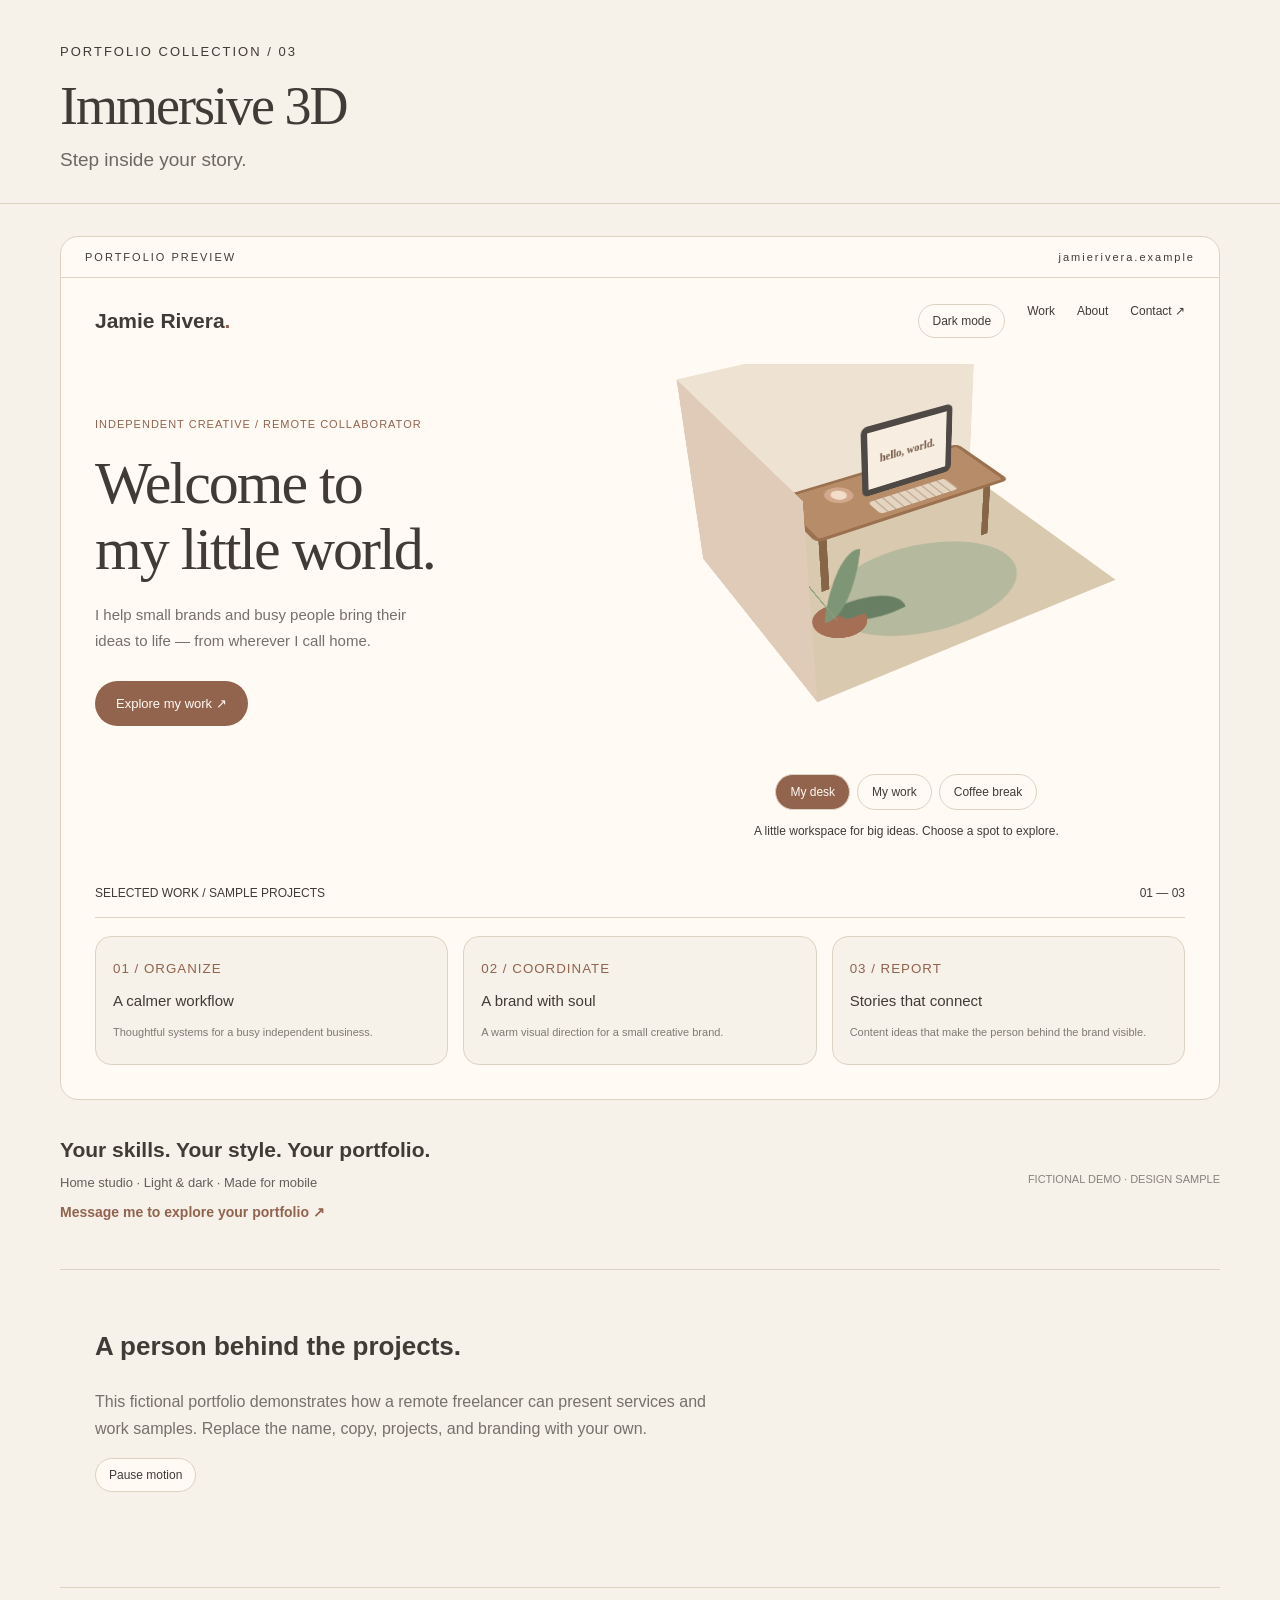
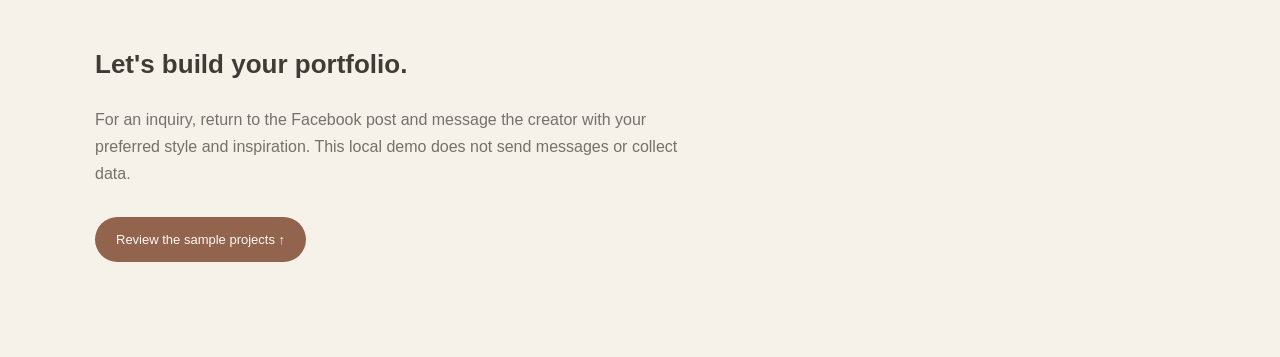
<file: Portfolio-main/portfolio-collection/immersive.html>
<!doctype html><html lang="en"><meta charset="utf-8"><meta name="viewport" content="width=device-width,initial-scale=1"><title>Immersive 3D portfolio sample</title><style>*{box-sizing:border-box}html{scroll-behavior:smooth}body{margin:0;font-family:Arial,sans-serif;background:var(--bg);color:var(--fg)}a{color:inherit;text-decoration:none}button{font:inherit;cursor:pointer}.campaign{padding:44px 60px 32px;border-bottom:1px solid var(--line)}.eyebrow{font-size:13px;letter-spacing:3px;text-transform:uppercase}.campaign h1{font-size:54px;letter-spacing:-2px;margin:16px 0 12px}.campaign p{font-size:19px;margin:0;opacity:.75}.frame{margin:32px 60px;border:1px solid var(--line);border-radius:18px;overflow:hidden;background:var(--panel)}.bar{padding:14px 24px;border-bottom:1px solid var(--line);font-size:11px;letter-spacing:2px;display:flex;justify-content:space-between}nav{padding:26px 34px;display:flex;justify-content:space-between;align-items:center}nav strong{font-size:21px}nav div{display:flex;gap:22px;font-size:12px}.hero{position:relative;min-height:480px;padding:54px 34px 28px;overflow:hidden}.copy{position:relative;z-index:2;width:55%;pointer-events:none}.copy a{pointer-events:auto}.tag{font-size:11px;letter-spacing:2px;text-transform:uppercase;color:var(--accent)}h2{font-size:58px;line-height:1.04;letter-spacing:-3px;font-weight:500;margin:20px 0}.copy p{font-size:15px;line-height:1.7;opacity:.72;max-width:330px}.cta{display:inline-block;background:var(--accent);color:var(--button);padding:15px 21px;border-radius:5px;font-size:13px;margin-top:13px}.visual{position:absolute;right:0;top:0;width:48%;height:100%}canvas{width:100%;height:100%;display:block}.hint{position:absolute;bottom:22px;right:24px;opacity:.6;font-size:10px;letter-spacing:2px}.projects{padding:22px 34px 34px}.section-label{display:flex;justify-content:space-between;font-size:12px;padding:0 0 17px;border-bottom:1px solid var(--line)}.cards{display:grid;grid-template-columns:repeat(3,1fr);gap:15px;margin-top:18px}.card{padding:22px 17px;background:var(--bg);border:1px solid var(--line);border-radius:9px;transition:transform .25s}.card:hover{transform:translateY(-5px)}.card small{color:var(--accent);letter-spacing:1px}.card h3{font-size:15px;font-weight:500}.card p{font-size:11px;line-height:1.6;opacity:.65;margin-bottom:0}.campaign-footer{padding:6px 60px 38px;display:flex;justify-content:space-between;align-items:center}.campaign-footer strong{font-size:21px}.campaign-footer span{font-size:11px;opacity:.6}.extra{margin:10px 60px 60px;padding:35px;border-top:1px solid var(--line)}.extra h3{font-size:26px}.extra p{max-width:620px;line-height:1.7;opacity:.7}.motion{border:1px solid var(--line);border-radius:30px;background:transparent;color:inherit;padding:8px 14px}.motion-paused .monogram{animation-play-state:paused}.professional .visual{padding:42px 24px}.monogram{height:270px;background:#d7dfcf;border-radius:140px 140px 16px 16px;display:grid;place-items:center;font-family:Georgia,serif;font-size:115px;color:#145d4f;animation:gentle 5s ease-in-out infinite}.note{background:var(--panel);border:1px solid var(--line);padding:20px;border-radius:9px;position:absolute;bottom:66px;left:30px;font-size:12px}.creative h2{font-weight:800}.immersive .hero{min-height:480px}.immersive .visual{width:100%;opacity:.8}.immersive .copy{width:66%}.immersive .copy p{background:#101322b0;padding:8px;border-radius:5px}.immersive h2{font-size:66px}.immersive .hint{color:white}@keyframes gentle{50%{transform:translateY(-8px)}}@media(prefers-reduced-motion:reduce){*{animation:none!important;scroll-behavior:auto!important;transition:none!important}}@media(max-width:640px){.campaign{padding:28px 22px}.campaign h1{font-size:38px}.campaign p{font-size:14px}.frame{margin:22px 16px}nav{padding:22px}nav div{gap:12px}.hero{padding:28px 22px;min-height:640px}.copy,.immersive .copy{width:100%}h2,.immersive h2{font-size:46px}.visual{top:320px;height:300px;width:100%}.professional .visual{top:350px;padding:10px 38px}.monogram{height:220px;font-size:90px}.note{bottom:20px}.immersive .visual{top:0;height:100%;opacity:.4}.cards{grid-template-columns:1fr}.projects{padding:22px}.campaign-footer{padding:0 22px 28px;display:block}.campaign-footer span{display:block;margin-top:15px}.extra{margin:0 22px 40px;padding:22px 0}}
body{font-family:'Trebuchet MS',Arial,sans-serif;transition:background .3s,color .3s}h2{font-family:Georgia,serif;letter-spacing:-2px;line-height:1.1}.campaign h1{font-family:Georgia,serif;font-weight:400}.campaign .eyebrow{letter-spacing:2px}.tag{letter-spacing:1px}.cta{border-radius:30px}.card{border-radius:16px}.creative h2{font-weight:400}.monogram{background:#ecdfcb;color:#966149;border-radius:140px 140px 60px 60px}.note{border-radius:20px}.immersive .copy{width:46%}.immersive .copy p{background:none;padding:0}.immersive .visual{width:54%;opacity:1;overflow:visible}.immersive .hero{min-height:500px}.immersive h2{font-size:60px}.hint{color:var(--fg)!important;letter-spacing:1px}.theme,.motion{background:var(--panel);color:var(--fg);border:1px solid var(--line);border-radius:30px;padding:9px 13px;font-size:12px}.controls{display:flex;gap:8px;align-items:center}body.dark{--bg:#242329!important;--panel:#302d33!important;--fg:#f3e9dc!important;--accent:#e8bb9b!important;--line:#59505a!important;--button:#29242a!important}body.dark .room{background:#45404c}body.dark .room:before{background:#5f5261}body.dark .room:after{background:#6d5e5d}body.dark .window{background:#8e819a;border-color:#d2bdab}body.dark .screen{background:#393848;color:#eadbcc}.studio{width:100%;height:410px;display:grid;place-items:center;perspective:950px;touch-action:pan-y}.room{position:relative;width:330px;height:250px;background:#d9c9af;transform-style:preserve-3d;transform:rotateX(55deg) rotateZ(-33deg);transition:transform .7s}.room:before{content:'';position:absolute;left:0;top:0;width:330px;height:195px;background:#eee2d2;transform-origin:top;transform:rotateX(90deg)}.room:after{content:'';position:absolute;left:0;top:0;width:195px;height:250px;background:#e0cbb9;transform-origin:left;transform:rotateY(-90deg)}.window{position:absolute;left:183px;top:-135px;width:105px;height:102px;background:#c8d9dc;border:8px solid #fffbef;transform:rotateX(-90deg);transform-origin:bottom;box-shadow:inset 0 0 0 1px #c3c9bf}.window:before,.window:after{content:'';position:absolute;background:#fffbef}.window:before{width:5px;height:100%;left:46%}.window:after{height:5px;width:100%;top:46%}.rug{position:absolute;width:200px;height:135px;background:#b5b99e;left:65px;top:92px;border-radius:50%;transform:translateZ(1px)}.desk{position:absolute;left:65px;top:40px;width:218px;height:92px;background:#b78d69;border:5px solid #9b7150;transform:translateZ(70px);transform-style:preserve-3d;border-radius:8px}.leg{position:absolute;width:9px;height:70px;background:#876648;top:70px;transform-origin:top;transform:rotateX(-90deg)}.leg.one{left:5px}.leg.two{right:5px}.screen{position:absolute;left:70px;top:-35px;width:104px;height:75px;background:#f7ede0;color:#735847;border:7px solid #4f4945;border-radius:7px;transform-origin:bottom;transform:rotateX(-90deg);display:grid;place-items:center;font-size:12px}.screen b{font-family:Georgia,serif}.keyboard{position:absolute;left:70px;top:50px;width:90px;height:25px;border-radius:5px;background:repeating-linear-gradient(90deg,#e5d4c0 0 7px,#c3b29d 7px 9px)}.mug{position:absolute;left:27px;top:32px;width:27px;height:30px;border-radius:50%;background:#f2ddc9;transform:translateZ(16px);border:6px solid #d2a88c}.plant{position:absolute;left:26px;top:176px;width:48px;height:48px;border-radius:50%;background:#a46f55;transform:translateZ(32px);transform-style:preserve-3d}.leaf{position:absolute;width:27px;height:66px;border-radius:100% 0;background:#7f9676;transform-origin:bottom;transform:rotateX(-70deg) rotateZ(20deg);bottom:22px;left:8px}.leaf:nth-child(2){transform:rotateY(65deg) rotateZ(-45deg);background:#91a580}.leaf:nth-child(3){transform:rotateX(-60deg) rotateZ(85deg);background:#697f64}.scene-tabs{display:flex;justify-content:center;gap:7px;position:relative;z-index:3}.scene-tabs button{-webkit-tap-highlight-color:transparent;border:1px solid var(--line);background:var(--panel);color:var(--fg);padding:10px 14px;border-radius:30px;font-size:12px}.scene-tabs button[aria-pressed=true]{background:var(--accent);color:var(--button)}.immersive .hint{display:none}.scene-description{text-align:center;color:var(--fg);font-size:12px;padding:12px 18px;line-height:1.6;min-height:65px}.loader{position:fixed;inset:0;background:var(--bg);z-index:1000;display:grid;place-items:center;text-align:center;transition:opacity .35s}.loader[hidden]{display:none}.loader h2{font-size:42px}.loader p{font-size:14px}.load-track{width:180px;height:3px;background:var(--line);margin:22px auto}.load-track i{display:block;height:100%;width:0;background:var(--accent);transition:width .2s}.skip{border:0;background:none;color:var(--accent);padding:15px;text-decoration:underline}.cursor{position:fixed;width:22px;height:22px;border:1px solid var(--accent);border-radius:50%;pointer-events:none;z-index:2000;transform:translate(-50%,-50%);display:none;background:transparent}.cursor.hover{width:38px;height:38px;background:#b9957024}@media(hover:hover) and (pointer:fine){body.cursor-active,body.cursor-active a,body.cursor-active button{cursor:none}.cursor-active .cursor{display:block}}@media(max-width:640px){nav{flex-wrap:wrap;gap:18px}nav div{gap:13px}.immersive .copy{width:100%}.immersive .hero{min-height:830px}.immersive .visual{top:330px;width:100%;height:460px;opacity:1}.immersive h2{font-size:46px}.studio{height:345px;perspective:750px}.room{scale:.82}.immersive .hint{bottom:12px;right:0;width:100%;text-align:center}.campaign h1{font-size:39px}.controls{flex-wrap:wrap}.loader h2{font-size:32px}}@media(prefers-reduced-motion:reduce){.room,body,.loader{transition:none!important}}</style><body class="immersive" style="--bg:#f6f1e9;--panel:#fffaf3;--fg:#403b36;--accent:#92634d;--line:#ded2c2;--button:#fffaf4"><div class="loader" role="status"><div><p>A LITTLE SPACE ON THE INTERNET</p><h2>Make yourself at home.</h2><div class="load-track"><i></i></div><p>Getting the studio ready…</p><button class="skip">Enter now</button></div></div><div class="cursor" aria-hidden="true"></div><header class="campaign"><div class="eyebrow">Portfolio collection / 03</div><h1>Immersive 3D</h1><p>Step inside your story.</p></header><main class="frame"><div class="bar"><span>PORTFOLIO PREVIEW</span><span>jamierivera.example</span></div><nav><strong>Jamie Rivera<span style="color:var(--accent)">.</span></strong><div><button class="theme" aria-pressed="false">Dark mode</button><a href="#work">Work</a><a href="#about">About</a><a href="#contact">Contact ↗</a></div></nav><section class="hero"><div class="copy"><div class="tag">Independent creative / Remote collaborator</div><h2>Welcome to<br>my little world.</h2><p>I help small brands and busy people bring their ideas to life — from wherever I call home.</p><a class="cta" href="#work">Explore my work ↗</a></div><div class="visual"><div class="studio" aria-label="Interactive three-dimensional home studio"><div class="room"><div class="window"></div><div class="rug"></div><div class="desk"><div class="leg one"></div><div class="leg two"></div><div class="screen"><b>hello, world.</b></div><div class="keyboard"></div><div class="mug"></div></div><div class="plant"><i class="leaf"></i><i class="leaf"></i><i class="leaf"></i></div></div></div><div class="scene-tabs" aria-label="Explore the studio"><button aria-pressed="true" data-view="desk">My desk</button><button aria-pressed="false" data-view="work">My work</button><button aria-pressed="false" data-view="break">Coffee break</button></div><div class="scene-description" aria-live="polite">A little workspace for big ideas. Choose a spot to explore.</div></div><span class="hint">THREE LITTLE CORNERS. ONE PERSONAL WORLD.</span></section><section class="projects" id="work"><div class="section-label"><span>SELECTED WORK / SAMPLE PROJECTS</span><span>01 — 03</span></div><div class="cards"><article class="card"><small>01 / ORGANIZE</small><h3>A calmer workflow</h3><p>Thoughtful systems for a busy independent business.</p></article><article class="card"><small>02 / COORDINATE</small><h3>A brand with soul</h3><p>A warm visual direction for a small creative brand.</p></article><article class="card"><small>03 / REPORT</small><h3>Stories that connect</h3><p>Content ideas that make the person behind the brand visible.</p></article></div></section></main><footer class="campaign-footer"><div><strong>Your skills. Your style. Your portfolio.</strong><p style="font-size:13px;opacity:.8">Home studio · Light & dark · Made for mobile</p><b style="font-size:14px;color:var(--accent)">Message me to explore your portfolio ↗</b></div><span>FICTIONAL DEMO · DESIGN SAMPLE</span></footer><section class="extra" id="about"><h3>A person behind the projects.</h3><p>This fictional portfolio demonstrates how a remote freelancer can present services and work samples. Replace the name, copy, projects, and branding with your own.</p><button class="motion">Pause motion</button></section><section class="extra" id="contact"><h3>Let's build your portfolio.</h3><p>For an inquiry, return to the Facebook post and message the creator with your preferred style and inspiration. This local demo does not send messages or collect data.</p><a class="cta" href="#work">Review the sample projects ↑</a></section><script>const canvas=document.querySelector('canvas');let paused=matchMedia('(prefers-reduced-motion: reduce)').matches;const toggle=document.querySelector('.motion');toggle.textContent=paused?'Play motion':'Pause motion';toggle.onclick=()=>{paused=!paused;document.body.classList.toggle('motion-paused',paused);toggle.textContent=paused?'Play motion':'Pause motion'};if(canvas){const ctx=canvas.getContext('2d');let t=.7,mx=0,my=0;canvas.addEventListener('pointermove',e=>{const r=canvas.getBoundingClientRect();mx=(e.clientX-r.left)/r.width-.5;my=(e.clientY-r.top)/r.height-.5});canvas.addEventListener('pointerleave',()=>{mx=0;my=0});const deep=document.body.classList.contains('immersive');const verts=[[-1,-1,-1],[1,-1,-1],[1,1,-1],[-1,1,-1],[-1,-1,1],[1,-1,1],[1,1,1],[-1,1,1]];const faces=[[0,1,2,3],[4,5,6,7],[0,4,7,3],[1,5,6,2],[3,2,6,7],[0,1,5,4]];function draw(){const w=canvas.clientWidth,h=canvas.clientHeight,d=devicePixelRatio;canvas.width=w*d;canvas.height=h*d;ctx.scale(d,d);ctx.clearRect(0,0,w,h);if(!paused)t+=.009;const a=t+mx*.8,b=.4+my*.4;function cube(cx,cy,size,phase){const points=verts.map(([x,y,z])=>{let xx=x*Math.cos(a+phase)-z*Math.sin(a+phase),zz=x*Math.sin(a+phase)+z*Math.cos(a+phase);let yy=y*Math.cos(b)-zz*Math.sin(b);zz=y*Math.sin(b)+zz*Math.cos(b);const k=4/(4+zz);return [cx+xx*size*k,cy+yy*size*k,zz]});faces.map(f=>({f,z:f.reduce((s,i)=>s+points[i][2],0)/4})).sort((p,q)=>q.z-p.z).forEach(({f,z})=>{ctx.beginPath();f.forEach((i,j)=>j?ctx.lineTo(points[i][0],points[i][1]):ctx.moveTo(points[i][0],points[i][1]));ctx.closePath();ctx.fillStyle=deep?'hsla('+ (230+phase*20) +',65%,'+(44-z*6)+'%,.7)':'hsl(28,32%,'+(72-z*8)+'%)';ctx.fill();ctx.strokeStyle=deep?'#adb7ff':'#f5e0cc';ctx.lineWidth=1;ctx.stroke()})}if(deep){ctx.strokeStyle='#39415c';for(let i=0;i<16;i++){let y=h*.56+i*i*2;ctx.beginPath();ctx.moveTo(0,y);ctx.lineTo(w,y);ctx.stroke();ctx.beginPath();ctx.moveTo(w*.55,h*.52);ctx.lineTo((i-5)*w/6,h);ctx.stroke()}for(let i=0;i<65;i++){ctx.fillStyle='#acb8ff';ctx.fillRect(((i*97)%997)/997*w,((i*53)%431)/431*h*.65,1.5,1.5)}cube(w*.76,h*.40,75,0);cube(w*.87,h*.74,35,1.1);cube(w*.54,h*.72,24,2);ctx.strokeStyle='#8591ee';ctx.beginPath();ctx.ellipse(w*.77,h*.48,125,40,-.25,0,Math.PI*2);ctx.stroke()}else{ctx.strokeStyle='#ba9b87';ctx.beginPath();ctx.ellipse(w*.5,h*.58,145,45,-.25,0,Math.PI*2);ctx.stroke();cube(w*.5,h*.48,91,0)}requestAnimationFrame(draw)}draw()}
const theme=document.querySelector('.theme');if(theme){try{document.body.classList.toggle('dark',localStorage.getItem('studio-theme')==='dark')}catch{}function label(){theme.textContent=document.body.classList.contains('dark')?'Light mode':'Dark mode';theme.setAttribute('aria-pressed',String(document.body.classList.contains('dark')))}label();theme.onclick=()=>{document.body.classList.toggle('dark');try{localStorage.setItem('studio-theme',document.body.classList.contains('dark')?'dark':'light')}catch{}label()}};
const loader=document.querySelector('.loader');if(loader){let ready=false;function finish(){if(ready)return;ready=true;loader.hidden=true;document.querySelector('.frame').removeAttribute('inert')}document.querySelector('.skip').onclick=finish;document.querySelector('.frame').setAttribute('inert','');Promise.all([document.fonts.ready,new Promise(r=>requestAnimationFrame(()=>requestAnimationFrame(r)))]).then(()=>{document.querySelector('.load-track i').style.width='100%';setTimeout(finish,matchMedia('(prefers-reduced-motion:reduce)').matches?0:450)});setTimeout(finish,2500)};
const room=document.querySelector('.room');if(room){let view='desk',phase=0;const reduce=matchMedia('(prefers-reduced-motion:reduce)').matches;const angles={desk:[55,-33],work:[65,-10],break:[48,-64]};function paint(){const a=angles[view];room.style.transform='rotateX('+a[0]+'deg) rotateZ('+(a[1]+(!paused&&!reduce?Math.sin(phase)*2:0))+'deg)';if(!paused&&!reduce)phase+=.007;requestAnimationFrame(paint)}paint();document.querySelectorAll('[data-view]').forEach(b=>b.onclick=()=>{view=b.dataset.view;document.querySelectorAll('[data-view]').forEach(x=>x.setAttribute('aria-pressed',String(x===b)));document.querySelector('.scene-description').textContent={desk:'A little workspace for big ideas. Choose a spot to explore.',work:'Behind every project: thoughtful details and a clear process.',break:'A calmer corner. Good work leaves room to breathe.'}[view];document.querySelector('.screen b').textContent=view==='work'?'selected work.':view==='break'?'take a breath.':'hello, world.'});const cur=document.querySelector('.cursor');if(matchMedia('(hover:hover) and (pointer:fine)').matches){document.addEventListener('pointermove',e=>{document.body.classList.add('cursor-active');cur.style.left=e.clientX+'px';cur.style.top=e.clientY+'px';cur.classList.toggle('hover',!!e.target.closest('button,a'))});document.addEventListener('pointerout',e=>{if(!e.relatedTarget)document.body.classList.remove('cursor-active')});document.addEventListener('keydown',e=>{if(e.key==='Tab')document.body.classList.remove('cursor-active')})}}</script></body></html>
</file>
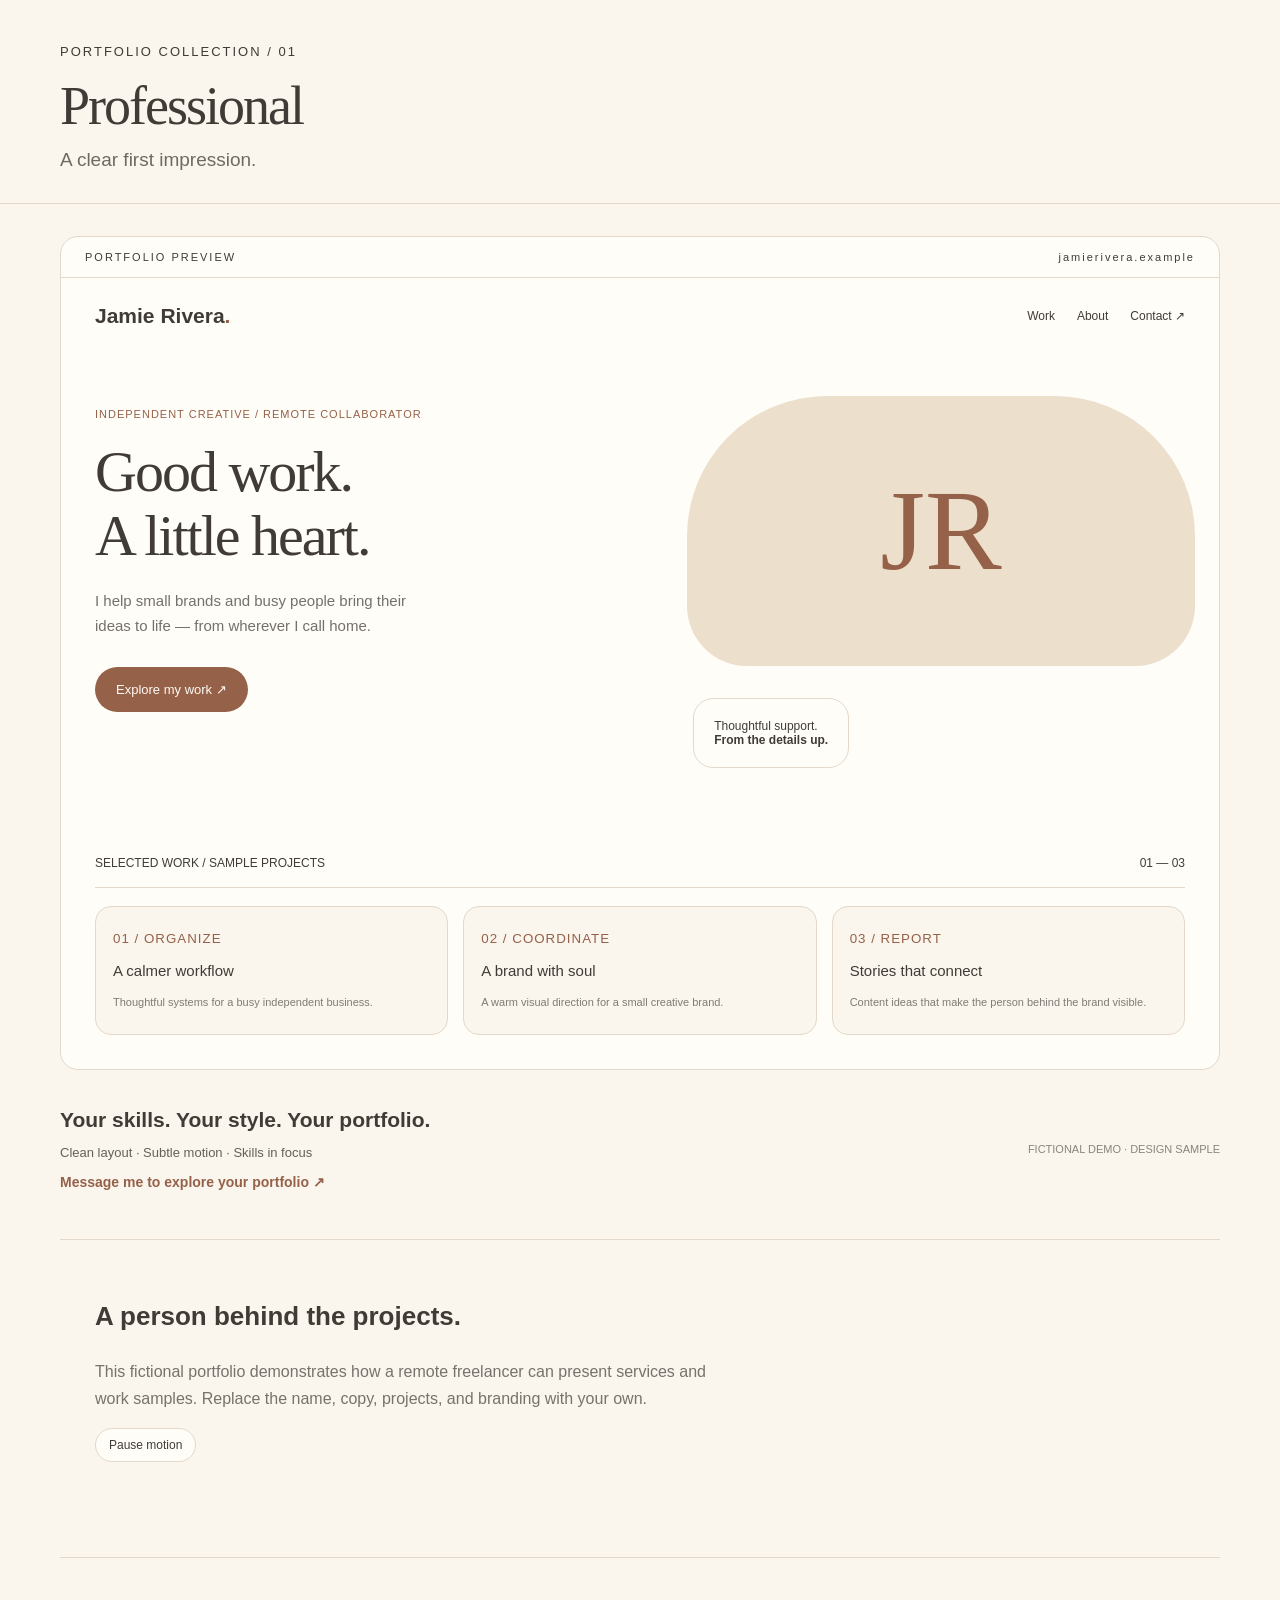
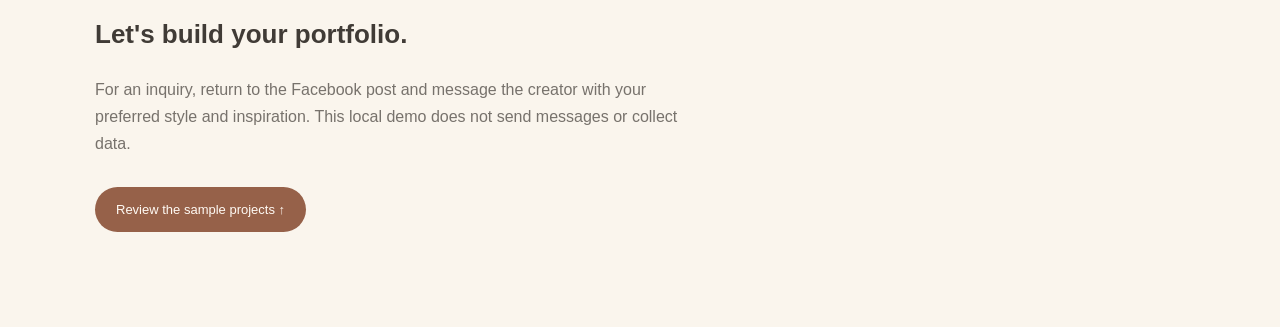
<file: Portfolio-main/portfolio-collection/professional.html>
<!doctype html><html lang="en"><meta charset="utf-8"><meta name="viewport" content="width=device-width,initial-scale=1"><title>Professional portfolio sample</title><style>*{box-sizing:border-box}html{scroll-behavior:smooth}body{margin:0;font-family:Arial,sans-serif;background:var(--bg);color:var(--fg)}a{color:inherit;text-decoration:none}button{font:inherit;cursor:pointer}.campaign{padding:44px 60px 32px;border-bottom:1px solid var(--line)}.eyebrow{font-size:13px;letter-spacing:3px;text-transform:uppercase}.campaign h1{font-size:54px;letter-spacing:-2px;margin:16px 0 12px}.campaign p{font-size:19px;margin:0;opacity:.75}.frame{margin:32px 60px;border:1px solid var(--line);border-radius:18px;overflow:hidden;background:var(--panel)}.bar{padding:14px 24px;border-bottom:1px solid var(--line);font-size:11px;letter-spacing:2px;display:flex;justify-content:space-between}nav{padding:26px 34px;display:flex;justify-content:space-between;align-items:center}nav strong{font-size:21px}nav div{display:flex;gap:22px;font-size:12px}.hero{position:relative;min-height:480px;padding:54px 34px 28px;overflow:hidden}.copy{position:relative;z-index:2;width:55%;pointer-events:none}.copy a{pointer-events:auto}.tag{font-size:11px;letter-spacing:2px;text-transform:uppercase;color:var(--accent)}h2{font-size:58px;line-height:1.04;letter-spacing:-3px;font-weight:500;margin:20px 0}.copy p{font-size:15px;line-height:1.7;opacity:.72;max-width:330px}.cta{display:inline-block;background:var(--accent);color:var(--button);padding:15px 21px;border-radius:5px;font-size:13px;margin-top:13px}.visual{position:absolute;right:0;top:0;width:48%;height:100%}canvas{width:100%;height:100%;display:block}.hint{position:absolute;bottom:22px;right:24px;opacity:.6;font-size:10px;letter-spacing:2px}.projects{padding:22px 34px 34px}.section-label{display:flex;justify-content:space-between;font-size:12px;padding:0 0 17px;border-bottom:1px solid var(--line)}.cards{display:grid;grid-template-columns:repeat(3,1fr);gap:15px;margin-top:18px}.card{padding:22px 17px;background:var(--bg);border:1px solid var(--line);border-radius:9px;transition:transform .25s}.card:hover{transform:translateY(-5px)}.card small{color:var(--accent);letter-spacing:1px}.card h3{font-size:15px;font-weight:500}.card p{font-size:11px;line-height:1.6;opacity:.65;margin-bottom:0}.campaign-footer{padding:6px 60px 38px;display:flex;justify-content:space-between;align-items:center}.campaign-footer strong{font-size:21px}.campaign-footer span{font-size:11px;opacity:.6}.extra{margin:10px 60px 60px;padding:35px;border-top:1px solid var(--line)}.extra h3{font-size:26px}.extra p{max-width:620px;line-height:1.7;opacity:.7}.motion{border:1px solid var(--line);border-radius:30px;background:transparent;color:inherit;padding:8px 14px}.motion-paused .monogram{animation-play-state:paused}.professional .visual{padding:42px 24px}.monogram{height:270px;background:#d7dfcf;border-radius:140px 140px 16px 16px;display:grid;place-items:center;font-family:Georgia,serif;font-size:115px;color:#145d4f;animation:gentle 5s ease-in-out infinite}.note{background:var(--panel);border:1px solid var(--line);padding:20px;border-radius:9px;position:absolute;bottom:66px;left:30px;font-size:12px}.creative h2{font-weight:800}.immersive .hero{min-height:480px}.immersive .visual{width:100%;opacity:.8}.immersive .copy{width:66%}.immersive .copy p{background:#101322b0;padding:8px;border-radius:5px}.immersive h2{font-size:66px}.immersive .hint{color:white}@keyframes gentle{50%{transform:translateY(-8px)}}@media(prefers-reduced-motion:reduce){*{animation:none!important;scroll-behavior:auto!important;transition:none!important}}@media(max-width:640px){.campaign{padding:28px 22px}.campaign h1{font-size:38px}.campaign p{font-size:14px}.frame{margin:22px 16px}nav{padding:22px}nav div{gap:12px}.hero{padding:28px 22px;min-height:640px}.copy,.immersive .copy{width:100%}h2,.immersive h2{font-size:46px}.visual{top:320px;height:300px;width:100%}.professional .visual{top:350px;padding:10px 38px}.monogram{height:220px;font-size:90px}.note{bottom:20px}.immersive .visual{top:0;height:100%;opacity:.4}.cards{grid-template-columns:1fr}.projects{padding:22px}.campaign-footer{padding:0 22px 28px;display:block}.campaign-footer span{display:block;margin-top:15px}.extra{margin:0 22px 40px;padding:22px 0}}
body{font-family:'Trebuchet MS',Arial,sans-serif;transition:background .3s,color .3s}h2{font-family:Georgia,serif;letter-spacing:-2px;line-height:1.1}.campaign h1{font-family:Georgia,serif;font-weight:400}.campaign .eyebrow{letter-spacing:2px}.tag{letter-spacing:1px}.cta{border-radius:30px}.card{border-radius:16px}.creative h2{font-weight:400}.monogram{background:#ecdfcb;color:#966149;border-radius:140px 140px 60px 60px}.note{border-radius:20px}.immersive .copy{width:46%}.immersive .copy p{background:none;padding:0}.immersive .visual{width:54%;opacity:1;overflow:visible}.immersive .hero{min-height:500px}.immersive h2{font-size:60px}.hint{color:var(--fg)!important;letter-spacing:1px}.theme,.motion{background:var(--panel);color:var(--fg);border:1px solid var(--line);border-radius:30px;padding:9px 13px;font-size:12px}.controls{display:flex;gap:8px;align-items:center}body.dark{--bg:#242329!important;--panel:#302d33!important;--fg:#f3e9dc!important;--accent:#e8bb9b!important;--line:#59505a!important;--button:#29242a!important}body.dark .room{background:#45404c}body.dark .room:before{background:#5f5261}body.dark .room:after{background:#6d5e5d}body.dark .window{background:#8e819a;border-color:#d2bdab}body.dark .screen{background:#393848;color:#eadbcc}.studio{width:100%;height:410px;display:grid;place-items:center;perspective:950px;touch-action:pan-y}.room{position:relative;width:330px;height:250px;background:#d9c9af;transform-style:preserve-3d;transform:rotateX(55deg) rotateZ(-33deg);transition:transform .7s}.room:before{content:'';position:absolute;left:0;top:0;width:330px;height:195px;background:#eee2d2;transform-origin:top;transform:rotateX(90deg)}.room:after{content:'';position:absolute;left:0;top:0;width:195px;height:250px;background:#e0cbb9;transform-origin:left;transform:rotateY(-90deg)}.window{position:absolute;left:183px;top:-135px;width:105px;height:102px;background:#c8d9dc;border:8px solid #fffbef;transform:rotateX(-90deg);transform-origin:bottom;box-shadow:inset 0 0 0 1px #c3c9bf}.window:before,.window:after{content:'';position:absolute;background:#fffbef}.window:before{width:5px;height:100%;left:46%}.window:after{height:5px;width:100%;top:46%}.rug{position:absolute;width:200px;height:135px;background:#b5b99e;left:65px;top:92px;border-radius:50%;transform:translateZ(1px)}.desk{position:absolute;left:65px;top:40px;width:218px;height:92px;background:#b78d69;border:5px solid #9b7150;transform:translateZ(70px);transform-style:preserve-3d;border-radius:8px}.leg{position:absolute;width:9px;height:70px;background:#876648;top:70px;transform-origin:top;transform:rotateX(-90deg)}.leg.one{left:5px}.leg.two{right:5px}.screen{position:absolute;left:70px;top:-35px;width:104px;height:75px;background:#f7ede0;color:#735847;border:7px solid #4f4945;border-radius:7px;transform-origin:bottom;transform:rotateX(-90deg);display:grid;place-items:center;font-size:12px}.screen b{font-family:Georgia,serif}.keyboard{position:absolute;left:70px;top:50px;width:90px;height:25px;border-radius:5px;background:repeating-linear-gradient(90deg,#e5d4c0 0 7px,#c3b29d 7px 9px)}.mug{position:absolute;left:27px;top:32px;width:27px;height:30px;border-radius:50%;background:#f2ddc9;transform:translateZ(16px);border:6px solid #d2a88c}.plant{position:absolute;left:26px;top:176px;width:48px;height:48px;border-radius:50%;background:#a46f55;transform:translateZ(32px);transform-style:preserve-3d}.leaf{position:absolute;width:27px;height:66px;border-radius:100% 0;background:#7f9676;transform-origin:bottom;transform:rotateX(-70deg) rotateZ(20deg);bottom:22px;left:8px}.leaf:nth-child(2){transform:rotateY(65deg) rotateZ(-45deg);background:#91a580}.leaf:nth-child(3){transform:rotateX(-60deg) rotateZ(85deg);background:#697f64}.scene-tabs{display:flex;justify-content:center;gap:7px;position:relative;z-index:3}.scene-tabs button{-webkit-tap-highlight-color:transparent;border:1px solid var(--line);background:var(--panel);color:var(--fg);padding:10px 14px;border-radius:30px;font-size:12px}.scene-tabs button[aria-pressed=true]{background:var(--accent);color:var(--button)}.immersive .hint{display:none}.scene-description{text-align:center;color:var(--fg);font-size:12px;padding:12px 18px;line-height:1.6;min-height:65px}.loader{position:fixed;inset:0;background:var(--bg);z-index:1000;display:grid;place-items:center;text-align:center;transition:opacity .35s}.loader[hidden]{display:none}.loader h2{font-size:42px}.loader p{font-size:14px}.load-track{width:180px;height:3px;background:var(--line);margin:22px auto}.load-track i{display:block;height:100%;width:0;background:var(--accent);transition:width .2s}.skip{border:0;background:none;color:var(--accent);padding:15px;text-decoration:underline}.cursor{position:fixed;width:22px;height:22px;border:1px solid var(--accent);border-radius:50%;pointer-events:none;z-index:2000;transform:translate(-50%,-50%);display:none;background:transparent}.cursor.hover{width:38px;height:38px;background:#b9957024}@media(hover:hover) and (pointer:fine){body.cursor-active,body.cursor-active a,body.cursor-active button{cursor:none}.cursor-active .cursor{display:block}}@media(max-width:640px){nav{flex-wrap:wrap;gap:18px}nav div{gap:13px}.immersive .copy{width:100%}.immersive .hero{min-height:830px}.immersive .visual{top:330px;width:100%;height:460px;opacity:1}.immersive h2{font-size:46px}.studio{height:345px;perspective:750px}.room{scale:.82}.immersive .hint{bottom:12px;right:0;width:100%;text-align:center}.campaign h1{font-size:39px}.controls{flex-wrap:wrap}.loader h2{font-size:32px}}@media(prefers-reduced-motion:reduce){.room,body,.loader{transition:none!important}}</style><body class="professional" style="--bg:#faf5ed;--panel:#fffdf8;--fg:#403b36;--accent:#966149;--line:#e3d8ca;--button:#fffaf4"><header class="campaign"><div class="eyebrow">Portfolio collection / 01</div><h1>Professional</h1><p>A clear first impression.</p></header><main class="frame"><div class="bar"><span>PORTFOLIO PREVIEW</span><span>jamierivera.example</span></div><nav><strong>Jamie Rivera<span style="color:var(--accent)">.</span></strong><div><a href="#work">Work</a><a href="#about">About</a><a href="#contact">Contact ↗</a></div></nav><section class="hero"><div class="copy"><div class="tag">Independent creative / Remote collaborator</div><h2>Good work.<br>A little heart.</h2><p>I help small brands and busy people bring their ideas to life — from wherever I call home.</p><a class="cta" href="#work">Explore my work ↗</a></div><div class="visual"><div class="monogram">JR</div><div class="note">Thoughtful support.<br><b>From the details up.</b></div></div></section><section class="projects" id="work"><div class="section-label"><span>SELECTED WORK / SAMPLE PROJECTS</span><span>01 — 03</span></div><div class="cards"><article class="card"><small>01 / ORGANIZE</small><h3>A calmer workflow</h3><p>Thoughtful systems for a busy independent business.</p></article><article class="card"><small>02 / COORDINATE</small><h3>A brand with soul</h3><p>A warm visual direction for a small creative brand.</p></article><article class="card"><small>03 / REPORT</small><h3>Stories that connect</h3><p>Content ideas that make the person behind the brand visible.</p></article></div></section></main><footer class="campaign-footer"><div><strong>Your skills. Your style. Your portfolio.</strong><p style="font-size:13px;opacity:.8">Clean layout · Subtle motion · Skills in focus</p><b style="font-size:14px;color:var(--accent)">Message me to explore your portfolio ↗</b></div><span>FICTIONAL DEMO · DESIGN SAMPLE</span></footer><section class="extra" id="about"><h3>A person behind the projects.</h3><p>This fictional portfolio demonstrates how a remote freelancer can present services and work samples. Replace the name, copy, projects, and branding with your own.</p><button class="motion">Pause motion</button></section><section class="extra" id="contact"><h3>Let's build your portfolio.</h3><p>For an inquiry, return to the Facebook post and message the creator with your preferred style and inspiration. This local demo does not send messages or collect data.</p><a class="cta" href="#work">Review the sample projects ↑</a></section><script>const canvas=document.querySelector('canvas');let paused=matchMedia('(prefers-reduced-motion: reduce)').matches;const toggle=document.querySelector('.motion');toggle.textContent=paused?'Play motion':'Pause motion';toggle.onclick=()=>{paused=!paused;document.body.classList.toggle('motion-paused',paused);toggle.textContent=paused?'Play motion':'Pause motion'};if(canvas){const ctx=canvas.getContext('2d');let t=.7,mx=0,my=0;canvas.addEventListener('pointermove',e=>{const r=canvas.getBoundingClientRect();mx=(e.clientX-r.left)/r.width-.5;my=(e.clientY-r.top)/r.height-.5});canvas.addEventListener('pointerleave',()=>{mx=0;my=0});const deep=document.body.classList.contains('immersive');const verts=[[-1,-1,-1],[1,-1,-1],[1,1,-1],[-1,1,-1],[-1,-1,1],[1,-1,1],[1,1,1],[-1,1,1]];const faces=[[0,1,2,3],[4,5,6,7],[0,4,7,3],[1,5,6,2],[3,2,6,7],[0,1,5,4]];function draw(){const w=canvas.clientWidth,h=canvas.clientHeight,d=devicePixelRatio;canvas.width=w*d;canvas.height=h*d;ctx.scale(d,d);ctx.clearRect(0,0,w,h);if(!paused)t+=.009;const a=t+mx*.8,b=.4+my*.4;function cube(cx,cy,size,phase){const points=verts.map(([x,y,z])=>{let xx=x*Math.cos(a+phase)-z*Math.sin(a+phase),zz=x*Math.sin(a+phase)+z*Math.cos(a+phase);let yy=y*Math.cos(b)-zz*Math.sin(b);zz=y*Math.sin(b)+zz*Math.cos(b);const k=4/(4+zz);return [cx+xx*size*k,cy+yy*size*k,zz]});faces.map(f=>({f,z:f.reduce((s,i)=>s+points[i][2],0)/4})).sort((p,q)=>q.z-p.z).forEach(({f,z})=>{ctx.beginPath();f.forEach((i,j)=>j?ctx.lineTo(points[i][0],points[i][1]):ctx.moveTo(points[i][0],points[i][1]));ctx.closePath();ctx.fillStyle=deep?'hsla('+ (230+phase*20) +',65%,'+(44-z*6)+'%,.7)':'hsl(28,32%,'+(72-z*8)+'%)';ctx.fill();ctx.strokeStyle=deep?'#adb7ff':'#f5e0cc';ctx.lineWidth=1;ctx.stroke()})}if(deep){ctx.strokeStyle='#39415c';for(let i=0;i<16;i++){let y=h*.56+i*i*2;ctx.beginPath();ctx.moveTo(0,y);ctx.lineTo(w,y);ctx.stroke();ctx.beginPath();ctx.moveTo(w*.55,h*.52);ctx.lineTo((i-5)*w/6,h);ctx.stroke()}for(let i=0;i<65;i++){ctx.fillStyle='#acb8ff';ctx.fillRect(((i*97)%997)/997*w,((i*53)%431)/431*h*.65,1.5,1.5)}cube(w*.76,h*.40,75,0);cube(w*.87,h*.74,35,1.1);cube(w*.54,h*.72,24,2);ctx.strokeStyle='#8591ee';ctx.beginPath();ctx.ellipse(w*.77,h*.48,125,40,-.25,0,Math.PI*2);ctx.stroke()}else{ctx.strokeStyle='#ba9b87';ctx.beginPath();ctx.ellipse(w*.5,h*.58,145,45,-.25,0,Math.PI*2);ctx.stroke();cube(w*.5,h*.48,91,0)}requestAnimationFrame(draw)}draw()}
const theme=document.querySelector('.theme');if(theme){try{document.body.classList.toggle('dark',localStorage.getItem('studio-theme')==='dark')}catch{}function label(){theme.textContent=document.body.classList.contains('dark')?'Light mode':'Dark mode';theme.setAttribute('aria-pressed',String(document.body.classList.contains('dark')))}label();theme.onclick=()=>{document.body.classList.toggle('dark');try{localStorage.setItem('studio-theme',document.body.classList.contains('dark')?'dark':'light')}catch{}label()}};
const loader=document.querySelector('.loader');if(loader){let ready=false;function finish(){if(ready)return;ready=true;loader.hidden=true;document.querySelector('.frame').removeAttribute('inert')}document.querySelector('.skip').onclick=finish;document.querySelector('.frame').setAttribute('inert','');Promise.all([document.fonts.ready,new Promise(r=>requestAnimationFrame(()=>requestAnimationFrame(r)))]).then(()=>{document.querySelector('.load-track i').style.width='100%';setTimeout(finish,matchMedia('(prefers-reduced-motion:reduce)').matches?0:450)});setTimeout(finish,2500)};
const room=document.querySelector('.room');if(room){let view='desk',phase=0;const reduce=matchMedia('(prefers-reduced-motion:reduce)').matches;const angles={desk:[55,-33],work:[65,-10],break:[48,-64]};function paint(){const a=angles[view];room.style.transform='rotateX('+a[0]+'deg) rotateZ('+(a[1]+(!paused&&!reduce?Math.sin(phase)*2:0))+'deg)';if(!paused&&!reduce)phase+=.007;requestAnimationFrame(paint)}paint();document.querySelectorAll('[data-view]').forEach(b=>b.onclick=()=>{view=b.dataset.view;document.querySelectorAll('[data-view]').forEach(x=>x.setAttribute('aria-pressed',String(x===b)));document.querySelector('.scene-description').textContent={desk:'A little workspace for big ideas. Choose a spot to explore.',work:'Behind every project: thoughtful details and a clear process.',break:'A calmer corner. Good work leaves room to breathe.'}[view];document.querySelector('.screen b').textContent=view==='work'?'selected work.':view==='break'?'take a breath.':'hello, world.'});const cur=document.querySelector('.cursor');if(matchMedia('(hover:hover) and (pointer:fine)').matches){document.addEventListener('pointermove',e=>{document.body.classList.add('cursor-active');cur.style.left=e.clientX+'px';cur.style.top=e.clientY+'px';cur.classList.toggle('hover',!!e.target.closest('button,a'))});document.addEventListener('pointerout',e=>{if(!e.relatedTarget)document.body.classList.remove('cursor-active')});document.addEventListener('keydown',e=>{if(e.key==='Tab')document.body.classList.remove('cursor-active')})}}</script></body></html>
</file>
<file: Portfolio-main/styles.css>
/* Change these colors to make the design your own. */
:root{--bg:#080b12;--panel:#101621;--text:#eff2fa;--muted:#9ba6ba;--blue:#8eaaff;--line:#ffffff19;--accent:#b6caff;font-family:Arial,Helvetica,sans-serif;color:var(--text);background:var(--bg);font-synthesis:none;color-scheme:dark}
*{box-sizing:border-box}html{scroll-behavior:smooth;scroll-padding-top:100px}body{margin:0}a{color:inherit;text-decoration:none}button{font:inherit;color:inherit;cursor:pointer}a,button,summary{-webkit-tap-highlight-color:transparent}a:focus-visible,button:focus-visible,summary:focus-visible{outline:2px solid var(--blue);outline-offset:7px}button{background:none;border:0}::selection{background:#5679d8;color:white}.skip{position:fixed;top:-100px;left:20px;padding:15px;background:var(--panel);z-index:100}.skip:focus{top:15px}.ambient{position:absolute;inset:0 0 auto;height:850px;pointer-events:none;background:radial-gradient(ellipse at 80% 30%,#22377836,transparent 55%);z-index:-1}.section{max-width:1280px;margin:auto;padding-left:54px;padding-right:54px}.header{height:100px;max-width:1280px;margin:auto;padding:0 54px;display:flex;align-items:center;justify-content:space-between;border-bottom:1px solid var(--line)}.brand{font-size:40px;font-weight:800;letter-spacing:-4px}.brand span{font-size:13px;vertical-align:top;letter-spacing:0;margin-left:7px}.header nav{display:flex;gap:34px;font-size:14px;color:#b9c1d1}.header a:hover,.text-link:hover,.socials a:hover{color:var(--blue)}.nav-contact{font-size:14px}.nav-contact span{margin-left:18px}.hero{position:relative;min-height:710px;display:grid;grid-template-columns:1.1fr 1fr;align-items:center;padding-top:60px;padding-bottom:104px}.eyebrow{font-size:12px;letter-spacing:2px;line-height:1.8;color:var(--muted);font-weight:600}.dot{display:inline-block;width:7px;height:7px;background:var(--blue);border-radius:50%;box-shadow:0 0 16px #8eaaff;margin-right:10px}h1{font-size:clamp(64px,6.8vw,94px);letter-spacing:-6px;line-height:1.02;margin:29px 0;font-weight:500}em{font-family:Georgia,serif;font-weight:400;color:var(--blue)}.intro{color:var(--muted);font-size:18px;line-height:1.8;max-width:410px}.actions{display:flex;gap:28px;align-items:center;margin:32px 0}.button{display:inline-flex;align-items:center;justify-content:center;gap:28px;font-size:14px;padding:18px 23px;border-radius:6px;transition:transform .25s,box-shadow .25s}.primary{background:var(--blue);color:#080e20}.primary:hover{transform:translateY(-3px);box-shadow:0 8px 40px #789aff36}.text-link{font-size:14px}.text-link span{margin-left:12px}.hero-person{display:flex;align-items:center;gap:13px;margin-top:40px}.hero-person img{width:42px;height:42px;border-radius:50%;object-fit:cover;filter:grayscale(1)}.hero-person strong{font-size:13px;font-weight:500;display:block}.hero-person span{font-size:12px;color:var(--muted);display:block;margin-top:6px}.visual{height:470px;position:relative;perspective:1000px;touch-action:pan-y}.scene{position:absolute;inset:20px;display:grid;place-items:center;transform-style:preserve-3d;transform:rotateX(var(--rx,0deg)) rotateY(var(--ry,0deg));transition:transform .2s ease-out}.orbit-system{width:320px;height:320px;position:relative;transform-style:preserve-3d;animation:turn 24s linear infinite}.orbit{position:absolute;inset:0;border:2px solid #92b4ff;border-radius:50%;box-shadow:0 0 16px #648aff77,inset 0 0 13px #648aff55;transform-style:preserve-3d}.orbit:after{content:'';position:absolute;inset:11px;border:1px solid #9abaff35;border-radius:50%}.orbit-a{transform:rotateX(68deg)}.orbit-b{transform:rotateY(68deg)}.orbit-c{transform:rotateX(-46deg) rotateY(45deg)}.core{position:absolute;inset:81px;border-radius:50%;display:flex;align-items:center;justify-content:center;flex-direction:column;font-size:59px;letter-spacing:-5px;font-weight:bold;background:radial-gradient(circle at 30% 23%,#aec4ff,#425d9f 35%,#121d3a 67%,#060a15 85%);box-shadow:inset -15px -12px 35px #0009,0 0 65px #5b7bca44;animation:counterturn 24s linear infinite}.core span{font-size:9px;letter-spacing:3px;color:#c1d1fa;font-weight:400;margin-top:6px}.satellite{position:absolute;width:14px;height:14px;left:24px;top:75px;border-radius:50%;background:#c6d7ff;box-shadow:0 0 30px #a2c4ff;transform:translateZ(35px)}@keyframes turn{from{transform:rotateZ(-20deg) rotateY(0deg)}to{transform:rotateZ(-20deg) rotateY(360deg)}}@keyframes counterturn{from{transform:rotateY(0deg) rotateZ(20deg)}to{transform:rotateY(-360deg) rotateZ(20deg)}}.float-label{position:absolute;font-size:10px;letter-spacing:1.5px;padding:12px 15px;border:1px solid #9cb5ef28;border-radius:5px;background:#141d2fbd;backdrop-filter:blur(10px);color:#b6c9ed;animation:float 7s ease-in-out infinite;pointer-events:none}.float-label i{display:inline-block;width:5px;height:5px;border-radius:50%;background:var(--blue);margin-right:7px}.label-a{top:55px;left:12px}.label-b{right:-5px;top:265px;animation-delay:-2s}.label-c{left:20px;bottom:59px;animation-delay:-4s}.visual-note{position:absolute;bottom:0;text-align:center;width:100%;font-size:9px;letter-spacing:2px;color:#72809d}@keyframes float{50%{transform:translateY(-13px)}}.hero-bottom{position:absolute;bottom:24px;left:54px;right:54px;display:flex;align-items:center;justify-content:space-between;font-size:10px;letter-spacing:1.5px;color:var(--muted)}#motion{font-size:12px;letter-spacing:.6px;padding:12px}#motion span{color:var(--blue);margin-left:6px}.stats{display:grid;grid-template-columns:repeat(3,1fr);padding-top:38px;padding-bottom:38px;border-top:1px solid var(--line);border-bottom:1px solid var(--line)}.stats>div{padding-left:34px;border-left:1px solid var(--line)}.stats>div:first-child{padding-left:0;border:0}.stats strong{font-size:44px;letter-spacing:-2px;font-weight:400}.stats strong span{font-size:13px;letter-spacing:0;color:var(--muted);margin-left:12px}.stats p{font-size:13px;color:var(--muted);margin-bottom:0}.block{padding-top:110px;padding-bottom:50px}.section-heading{max-width:570px}h2{font-size:clamp(36px,4.1vw,54px);font-weight:400;letter-spacing:-2px;line-height:1.12;margin:21px 0}h2 span{color:var(--muted)}.section-heading>p:last-child{font-size:16px;line-height:1.7;color:var(--muted);max-width:430px}.cards{display:grid;grid-template-columns:repeat(4,1fr);gap:15px;margin-top:44px;perspective:1200px}.card{background:linear-gradient(145deg,#18213188,#0c111c);border:1px solid var(--line);border-radius:10px;padding:25px 23px;transition:transform .2s,border-color .2s;transform:rotateX(var(--tx,0deg)) rotateY(var(--ty,0deg));transform-style:preserve-3d}.card:hover{border-color:#8eaaff70}.card-top{display:flex;justify-content:space-between;align-items:center;color:#70809f;font-size:12px}.icon{color:var(--blue);font-size:32px}.card h3{font-size:20px;font-weight:500;line-height:1.35;margin:30px 0 15px;letter-spacing:-.5px}.card p,.card li{font-size:14px;line-height:1.7;color:var(--muted)}.card ul{padding:18px 0 0;list-style:none;border-top:1px solid var(--line);margin-top:22px}.card li{margin:10px 0;font-size:12px}.card li:before{content:'↗';color:var(--blue);margin-right:8px}.tools{padding-top:40px;padding-bottom:55px;border-bottom:1px solid var(--line)}.tool-list{display:flex;flex-wrap:wrap;gap:14px 28px;margin-top:25px;color:#c7cedb;font-size:17px;letter-spacing:-.3px}.experience{display:grid;grid-template-columns:1fr 1.2fr;gap:65px}.timeline details{border-bottom:1px solid var(--line)}.timeline summary{cursor:pointer;position:relative;padding:26px 28px 26px 0;list-style:none}.timeline summary::-webkit-details-marker{display:none}.timeline summary:after{content:'+';position:absolute;right:0;top:50px;color:var(--blue);font-size:22px}.timeline details[open] summary:after{content:'−'}.job-meta{display:block;font-size:10px;color:var(--muted);letter-spacing:1px;margin-bottom:13px}.job-title{display:block;font-size:22px;line-height:1.4;letter-spacing:-.5px}.job-sub{display:block;font-size:13px;color:var(--muted);margin-top:10px}.job-body{color:var(--muted);font-size:15px;line-height:1.8;padding-bottom:20px}.job-body p{margin:0}.about{display:grid;grid-template-columns:1fr 1.1fr;gap:90px;align-items:center;padding-bottom:110px}.portrait{position:relative;max-width:440px}.portrait img{width:100%;height:510px;object-fit:cover;filter:grayscale(1);border-radius:8px}.portrait span{position:absolute;bottom:22px;left:20px;font-size:10px;letter-spacing:2px;background:#080b12cf;padding:14px;max-width:calc(100% - 40px)}.about-copy>p{color:var(--muted);font-size:16px;line-height:1.85}.about-copy h2{margin-bottom:28px}.learning{display:flex;gap:10px;border-top:1px solid var(--line);padding-top:24px;margin-top:28px}.learning .dot{flex-shrink:0;margin-top:5px}.learning strong{font-size:14px;font-weight:500}.learning p{font-size:13px;line-height:1.8;color:var(--muted);margin-bottom:0}.contact{padding-top:65px;padding-bottom:60px;border-top:1px solid var(--line);background:radial-gradient(ellipse at 85% 40%,#20357230,transparent 60%)}.contact h2{font-size:clamp(42px,5.6vw,74px);letter-spacing:-3px}.contact-bottom{display:flex;justify-content:space-between;align-items:center;gap:25px;margin:37px 0}.email{font-size:20px;word-break:break-word}.contact-bottom p{font-size:14px;line-height:1.7;color:var(--muted)}.socials{display:flex;gap:28px;font-size:13px;color:var(--muted)}footer{border-top:1px solid var(--line);display:flex;justify-content:space-between;gap:20px;padding-top:28px!important;padding-bottom:28px!important;color:var(--muted);font-size:11px}.reveal.ready{opacity:0;translate:0 24px;transition:opacity .7s,translate .7s}.reveal.visible{opacity:1;translate:0 0}.motion-off *{animation-play-state:paused!important;scroll-behavior:auto!important}.motion-off .scene,.motion-off .card{transform:none!important}.motion-off .reveal{opacity:1;translate:none;transition:none}.motion-off .button:hover{transform:none}
@media(min-width:1500px){.hero{min-height:790px}.visual{scale:1.08}}
@media(max-width:1000px){.section,.header{padding-left:30px;padding-right:30px}.hero-bottom{left:30px;right:30px}.cards{grid-template-columns:repeat(2,1fr)}.hero{grid-template-columns:1.1fr 1fr}.orbit-system{width:260px;height:260px}.core{inset:65px}.label-b{right:0}.float-label{font-size:8px;padding:10px}.experience{gap:35px}.about{gap:45px}.actions{gap:16px}h1{font-size:72px}.button{padding:17px;gap:16px}}
@media(max-width:720px){.header{height:80px}.header nav{gap:17px;font-size:12px}.nav-contact{display:none}.section,.header{padding-left:22px;padding-right:22px}.hero{grid-template-columns:1fr;padding-top:38px;padding-bottom:95px}.hero-copy{z-index:1}h1{font-size:76px;letter-spacing:-5px}.intro{font-size:16px;max-width:380px}.hero-person{margin-top:28px}.visual{height:350px;margin-top:20px}.scene{inset:0 30px}.orbit-system{width:270px;height:270px}.label-a{top:25px;left:6%}.label-b{top:180px;right:1%}.label-c{bottom:42px;left:3%}.hero-bottom{left:22px;right:22px;bottom:10px;font-size:8px;gap:12px;flex-wrap:wrap}.hero-bottom>a{display:none}.stats{gap:13px;padding-top:27px;padding-bottom:27px}.stats>div{padding-left:13px}.stats strong{font-size:34px}.stats strong span{display:block;font-size:11px;margin:7px 0 0}.stats p{font-size:11px;line-height:1.5}.block{padding-top:70px}.cards{gap:12px}.card{padding:20px 16px}.card h3{font-size:18px}.card p{font-size:13px}.card li{font-size:12px}.tools{padding-top:25px}.tool-list{font-size:15px;gap:18px}.experience,.about{grid-template-columns:1fr;gap:24px}.portrait{max-width:none}.portrait img{height:430px;object-position:center 35%}.about{padding-bottom:70px}.contact-bottom{display:block}.contact-bottom .button{margin-top:15px}.socials{flex-wrap:wrap;gap:22px}footer{flex-wrap:wrap;line-height:1.8}footer>span:nth-child(2){display:none}.eyebrow{font-size:10px;letter-spacing:1.5px}.contact h2{letter-spacing:-2px}}
@media(max-width:380px){h1{font-size:64px}.actions{flex-wrap:wrap}.cards{grid-template-columns:1fr}.email{font-size:17px}.hero-person span{font-size:11px}}
@media(prefers-reduced-motion:reduce){html{scroll-behavior:auto}.reveal.ready{opacity:1;translate:none}*{animation-duration:.01ms!important;animation-iteration-count:1!important;transition-duration:.01ms!important}}
/* Interactive project gallery and atmospheric motion */
#particles{position:fixed;inset:0;width:100%;height:100%;pointer-events:none;z-index:-1;opacity:.55}#reading-progress{position:fixed;top:0;left:0;height:2px;background:var(--blue);width:0;z-index:100;box-shadow:0 0 15px var(--blue)}.project-feature{margin-top:40px;border:1px solid var(--line);border-radius:16px;overflow:hidden;background:#101725dd;display:grid;grid-template-columns:1.6fr 1fr}.workflow-demo{padding:32px;background:radial-gradient(ellipse at center,#30477844,transparent 75%);border-right:1px solid var(--line)}.demo-top{display:flex;justify-content:space-between;gap:10px;color:var(--muted);font-size:11px;letter-spacing:1px}.demo-badge{color:#b8caff}.nodes{display:flex;align-items:center;justify-content:space-between;gap:10px;padding:48px 0}.node{display:flex;flex-direction:column;align-items:center;gap:12px;border:1px solid #ffffff26;border-radius:12px;background:#121b2d;padding:15px 10px;min-width:110px;font-size:12px;transition:transform .3s,box-shadow .3s,border-color .3s}.node span{font-size:10px;color:var(--muted)}.node b{font-size:30px;color:var(--blue);font-weight:400}.node.selected{border-color:var(--blue);box-shadow:0 0 30px #8eaaff22;transform:translateY(-6px)}.nodes i{font-style:normal;color:var(--blue)}.demo-controls{display:flex;align-items:center;gap:18px}.demo-controls>span{font-size:12px;color:var(--muted);line-height:1.6}.project-description{padding:35px}.project-description h3,.screenshot-project h3{font-size:29px;letter-spacing:-1px;font-weight:400;margin:18px 0}.project-description>p:not(.eyebrow){font-size:16px;color:var(--muted);line-height:1.8}.project-description .demo-disclaimer{font-size:12px!important;border-top:1px solid var(--line);padding-top:20px}.screenshot-project{display:grid;grid-template-columns:1fr 1.6fr;gap:35px;align-items:center;margin-top:24px;padding:32px;border:1px solid var(--line);border-radius:16px;background:#0c121dcc}.screenshot-project p{color:var(--muted);line-height:1.7}.screenshot-placeholder{min-height:220px;border:1px dashed #ffffff26;border-radius:10px;display:grid;place-content:center;text-align:center;background:#10192a}.screenshot-placeholder>span{font-size:44px;color:var(--blue)}.screenshot-button{padding:0;position:relative;overflow:hidden;border-radius:8px;border:1px solid var(--line);text-align:left}.screenshot-button img{display:block;width:100%;max-height:330px;object-fit:contain;background:#151923;transition:scale .5s}.screenshot-button:hover img{scale:1.04}.screenshot-button>span{position:absolute;bottom:12px;right:12px;padding:12px;background:#0b1123e8;border:1px solid var(--line);border-radius:5px}dialog{width:min(1200px,94vw);max-height:90vh;background:#101725;color:var(--text);border:1px solid #8eaaff66;border-radius:15px;padding:25px}dialog::backdrop{background:#030610dd;backdrop-filter:blur(12px)}.dialog-header{display:flex;align-items:center;justify-content:space-between}.dialog-header h2{font-size:24px;margin:0;letter-spacing:-.5px}dialog>p{font-size:13px;color:var(--muted)}.image-viewport{overflow:auto;max-height:65vh}.image-viewport img{display:block;width:100%;min-width:850px}body:has(dialog[open]){overflow:hidden}[hidden]{display:none!important}.motion-off .node.selected{transform:none}.header nav a.active{color:var(--blue)}
@media(max-width:1000px){.project-feature{grid-template-columns:1fr}.workflow-demo{border-right:0;border-bottom:1px solid var(--line)}.screenshot-project{grid-template-columns:1fr}.nodes{justify-content:center;gap:25px}}
@media(max-width:720px){.header nav{gap:12px;font-size:11px}.workflow-demo,.project-description,.screenshot-project{padding:20px}.nodes{gap:7px;padding:35px 0}.node{min-width:0;flex:1;padding:13px 5px;font-size:10px}.demo-controls{flex-wrap:wrap}.demo-top{font-size:9px}.nodes i{font-size:12px}.project-description h3{font-size:27px}.screenshot-placeholder{min-height:180px}}
</file>
<file: Portfolio-main/portfolio-extras.css>
/* Workflow intro and portfolio assistant */
.workflow-loader{position:fixed;inset:0;z-index:1000;display:grid;place-items:center;background:#080b12;transition:opacity .35s,visibility .35s}
.workflow-loader.is-done{opacity:0;visibility:hidden;pointer-events:none}
.loader-content{width:min(580px,90vw);text-align:center}.loader-brand{font-size:42px;font-weight:700;letter-spacing:-3px;color:#eff2fa}.loader-content h2{font-size:clamp(26px,5vw,38px);margin:20px 0}.loader-content>p{color:#9ba6ba;font-size:13px}
.loader-flow{display:flex;align-items:center;margin:38px 0;gap:0}.loader-step{flex:1;min-width:0;display:grid;justify-items:center;gap:12px;color:#9ba6ba;font-size:11px}.loader-step b{display:grid;place-items:center;width:65px;height:65px;border:1px solid #ffffff26;border-radius:16px;background:#101725;font-size:25px;color:#8eaaff;transition:background .3s,box-shadow .3s,border-color .3s}.loader-step.active b{border-color:#8eaaff;box-shadow:0 0 30px #8eaaff33;background:#202f50}.loader-step.complete b{border-color:#80dabc;color:#80dabc}.loader-wire{height:2px;flex:.65;background:#263249;position:relative;margin-top:-26px;overflow:hidden}.loader-wire:after{content:'';position:absolute;inset:0;background:#8eaaff;transform:translateX(-100%);animation:workflow-pulse 1.2s infinite}.loader-wire:nth-of-type(4):after{animation-delay:.4s}@keyframes workflow-pulse{to{transform:translateX(100%)}}
.loader-skip{margin-top:12px;padding:12px 20px;border:1px solid #ffffff26;border-radius:7px;color:#b6caff;font-size:12px}
.chat-launcher{position:fixed;right:24px;bottom:24px;z-index:200;display:flex;align-items:center;gap:10px;padding:16px 20px;border:1px solid #b6caff55;border-radius:30px;background:#8eaaff;color:#080e20;box-shadow:0 8px 36px #0006;font-size:14px;font-weight:600}.chat-launcher svg{width:21px;height:21px}
.portfolio-chat{position:fixed;right:24px;bottom:94px;width:min(370px,calc(100vw - 32px));max-height:calc(100dvh - 116px);z-index:200;display:flex;flex-direction:column;background:#101725;border:1px solid #8eaaff55;border-radius:18px;box-shadow:0 18px 70px #0008;overflow:hidden}.chat-header{display:flex;align-items:center;justify-content:space-between;padding:18px 20px;border-bottom:1px solid #ffffff19}.chat-header h2{font-size:17px;letter-spacing:-.3px;margin:0}.chat-header p{font-size:11px;color:#9ba6ba;margin:6px 0 0}.chat-close{font-size:25px;padding:5px 10px}.chat-messages{overflow-y:auto;min-height:100px;max-height:290px;padding:18px;display:flex;flex-direction:column;gap:12px;overscroll-behavior:contain}.chat-message{margin:0;padding:12px 14px;max-width:94%;border-radius:12px;background:#1c2940;color:#e1e8f5;font-size:13px;line-height:1.65;overflow-wrap:anywhere}.chat-message.user{align-self:flex-end;background:#8eaaff;color:#080e20}.chat-message a{color:#b6caff;text-decoration:underline}.chat-options{display:flex;flex-wrap:wrap;gap:7px;padding:0 18px 14px}.chat-options button{font-size:11px;padding:8px 11px;border:1px solid #8eaaff44;border-radius:20px;color:#b6caff}.chat-options button:hover{background:#253451}.chat-form{display:flex;gap:8px;padding:14px;border-top:1px solid #ffffff19}.chat-form input{min-width:0;flex:1;border:1px solid #ffffff26;border-radius:8px;background:#080f1c;color:#eff2fa;font:inherit;font-size:13px;padding:12px}.chat-form button{border-radius:8px;padding:10px 13px;background:#8eaaff;color:#080e20;font-size:13px}.chat-note{margin:0;padding:0 18px 14px;font-size:10px;color:#9ba6ba}.chat-form input:focus-visible{outline:2px solid #8eaaff;outline-offset:2px}
@media(max-width:720px){.chat-launcher{right:16px;bottom:16px;padding:14px 17px}.portfolio-chat{right:16px;bottom:82px;max-height:calc(100dvh - 98px)}footer{padding-bottom:90px!important}}
@media(prefers-reduced-motion:reduce){.loader-wire:after{animation:none}.workflow-loader{transition:none}}

/* A friendly face for the orbital centerpiece and portfolio guide. */
.core.robot-core{inset:48px;background:none;border-radius:0;box-shadow:none;font-size:inherit;letter-spacing:normal}
.robot-core .hero-robot{display:block;width:100%;height:auto;filter:drop-shadow(0 8px 22px #0005) drop-shadow(0 0 15px #8eaaff20)}
.chat-launcher{padding:9px 19px 9px 9px;background:#162238;color:#e3edff;border-color:#8eaaff66}
.chat-launcher .chat-robot{width:43px;height:47px;object-fit:contain;filter:drop-shadow(0 0 5px #9df5ed25)}
.chat-heading{display:flex;align-items:center;gap:10px;min-width:0}.chat-heading .chat-robot{width:38px;height:42px;flex-shrink:0}
.chat-header{padding:14px 16px}.chat-header h2{font-size:15px}.chat-header p{line-height:1.5}
.visual-note{letter-spacing:1.3px;line-height:1.8;padding:0 8px}
@media(max-width:1000px){.core.robot-core{inset:37px}}
@media(max-width:720px){.core.robot-core{inset:40px}.chat-launcher{padding:7px 16px 7px 8px}.chat-launcher .chat-robot{width:38px;height:42px}}
</file>
<file: Portfolio-main/theme.css>
.header-actions{display:flex;align-items:center;gap:22px}
.theme-toggle{display:inline-flex;align-items:center;justify-content:center;gap:8px;min-width:44px;min-height:44px;padding:9px 12px;border:1px solid var(--line);border-radius:24px;background:var(--panel);color:var(--text);font-size:12px;white-space:nowrap}
.theme-symbol{font-size:20px;line-height:1}.theme-toggle:hover{border-color:var(--blue)}
:root[data-theme="light"]{--bg:#f5f7fc;--panel:#fff;--text:#19263c;--muted:#52617a;--blue:#365cc0;--line:#233c6726;--accent:#294da8;color-scheme:light}
[data-theme="light"] body{background:var(--bg)}
[data-theme="light"] .header nav{color:#455570}
[data-theme="light"] .ambient{background:radial-gradient(ellipse at 80% 30%,#9ebaff40,transparent 55%)}
[data-theme="light"] .primary{background:#365cc0;color:#fff}
[data-theme="light"] .card{background:linear-gradient(145deg,#fff,#edf2fc)}
[data-theme="light"] .card-top{color:#52617a}
[data-theme="light"] .tool-list{color:#344763}
[data-theme="light"] .float-label{background:#ffffffed;border-color:#365cc033;color:#344b76;box-shadow:0 4px 18px #29416c0c}
[data-theme="light"] .visual-note{color:#52617a}
[data-theme="light"] .orbit{border-color:#6988d0;box-shadow:0 0 14px #658aff30,inset 0 0 10px #658aff20}
[data-theme="light"] .orbit:after{border-color:#6988d030}
[data-theme="light"] .portrait span{background:#fffffff0;color:#344763}
[data-theme="light"] .contact{background:radial-gradient(ellipse at 85% 40%,#dce6fc90,transparent 60%)}
[data-theme="light"] .project-feature,[data-theme="light"] .screenshot-project{background:#fff}
[data-theme="light"] .workflow-demo{background:radial-gradient(ellipse at center,#dce6fc,transparent 75%)}
[data-theme="light"] .demo-badge{color:#365cc0}
[data-theme="light"] .node{background:#f1f5ff;border-color:#365cc033}
[data-theme="light"] .node.selected{border-color:#365cc0;box-shadow:0 0 24px #365cc018}
[data-theme="light"] .screenshot-placeholder{background:#edf2fc;border-color:#365cc044}
[data-theme="light"] .screenshot-button img{background:#edf2fc}
[data-theme="light"] .screenshot-button>span{background:#fffffff2;color:#294da8}
[data-theme="light"] dialog{background:#fff;color:#19263c;border-color:#365cc055}
[data-theme="light"] dialog::backdrop{background:#263c6480}
[data-theme="light"] .workflow-loader{background:#f5f7fc}
[data-theme="light"] .loader-brand{color:#19263c}
[data-theme="light"] .loader-content>p,[data-theme="light"] .loader-step{color:#52617a}
[data-theme="light"] .loader-step b{background:#fff;border-color:#365cc033;color:#365cc0}
[data-theme="light"] .loader-step.active b{background:#e7efff;border-color:#365cc0;box-shadow:0 0 28px #365cc01c}
[data-theme="light"] .loader-step.complete b{border-color:#23796d;color:#23796d}
[data-theme="light"] .loader-wire{background:#d1dbed}
[data-theme="light"] .loader-wire:after{background:#365cc0}
[data-theme="light"] .loader-skip{border-color:#365cc044;color:#294da8}
[data-theme="light"] .chat-launcher{background:#fff;color:#243e70;border-color:#365cc044;box-shadow:0 8px 30px #29416c20}
[data-theme="light"] .portfolio-chat{background:#fff;border-color:#365cc044;box-shadow:0 18px 60px #29416c26}
[data-theme="light"] .chat-header,[data-theme="light"] .chat-form{border-color:#233c6726}
[data-theme="light"] .chat-header p,[data-theme="light"] .chat-note{color:#52617a}
[data-theme="light"] .chat-message{background:#edf2fc;color:#243653}
[data-theme="light"] .chat-message.user{background:#365cc0;color:#fff}
[data-theme="light"] .chat-message a{color:#294da8}
[data-theme="light"] .chat-options button{border-color:#365cc044;color:#294da8}
[data-theme="light"] .chat-options button:hover{background:#edf2fc}
[data-theme="light"] .chat-form input{background:#f5f7fc;border-color:#365cc044;color:#19263c}
[data-theme="light"] .chat-form input::placeholder{color:#64718a}
[data-theme="light"] .chat-form button{background:#365cc0;color:#fff}
[data-theme="light"] #particles{opacity:.2}
@media(max-width:1000px){.header-actions{gap:14px}.theme-label{display:none}}
@media(max-width:720px){.header-actions{gap:0}.theme-toggle{padding:8px}.header{gap:12px}.header nav{gap:10px}.brand{font-size:34px}}
@media(max-width:380px){.header{padding-left:14px;padding-right:14px;gap:8px}.header nav{gap:8px;font-size:10px}.brand{font-size:30px}.brand span{margin-left:4px}}
</file>
<file: Portfolio-main/baby-robot.css>
/* Floating breathing animation for central core */
        @keyframes floatBreathing {
            0%, 100% {
                transform: translateY(0px) scale(1);
            }
            50% {
                transform: translateY(-8px) scale(1.02);
            }
        }

        .floating-core {
            animation: floatBreathing 6s ease-in-out infinite;
        }

        /* Orbiting Rings */
        .orbit-ring {
            position: absolute;
            top: 0;
            left: 0;
            width: 100%;
            height: 100%;
            border-radius: 50%;
            border: 1.5px solid rgba(135, 185, 255, 0.45);
            box-shadow: 0 0 15px rgba(100, 180, 255, 0.2), inset 0 0 15px rgba(100, 180, 255, 0.1);
            pointer-events: none;
        }

        /* Dotted Orbit Variation */
        .orbit-ring-dotted {
            border-style: dotted;
            border-image: linear-gradient(to right, rgba(135,185,255,0.6), rgba(135,185,255,0.1)) 1;
            stroke-dasharray: 4 6;
        }

        .orbit-1 {
            transform: rotateX(72deg) rotateY(20deg) rotateZ(0deg);
            animation: spin1 20s linear infinite;
        }

        .orbit-2 {
            transform: rotateX(65deg) rotateY(-40deg) rotateZ(0deg);
            animation: spin2 25s linear infinite reverse;
        }

        .orbit-3 {
            transform: rotateX(80deg) rotateY(55deg) rotateZ(0deg);
            animation: spin3 18s linear infinite;
        }

        .orbit-4 {
            transform: rotateX(20deg) rotateY(80deg) rotateZ(0deg);
            animation: spin4 22s linear infinite reverse;
        }

        @keyframes spin1 {
            from { transform: rotateX(72deg) rotateY(20deg) rotateZ(0deg); }
            to { transform: rotateX(72deg) rotateY(20deg) rotateZ(360deg); }
        }

        @keyframes spin2 {
            from { transform: rotateX(65deg) rotateY(-40deg) rotateZ(0deg); }
            to { transform: rotateX(65deg) rotateY(-40deg) rotateZ(360deg); }
        }

        @keyframes spin3 {
            from { transform: rotateX(80deg) rotateY(55deg) rotateZ(0deg); }
            to { transform: rotateX(80deg) rotateY(55deg) rotateZ(360deg); }
        }

        @keyframes spin4 {
            from { transform: rotateX(20deg) rotateY(80deg) rotateZ(0deg); }
            to { transform: rotateX(20deg) rotateY(80deg) rotateZ(360deg); }
        }

        /* Electron Dots on Orbit Rings */
        .electron {
            position: absolute;
            top: -5px;
            left: 50%;
            width: 10px;
            height: 10px;
            background: #ffffff;
            border-radius: 50%;
            box-shadow: 0 0 12px #4df3ff, 0 0 20px #4df3ff;
            transform: translateX(-50%);
        }


.brand{display:flex;align-items:center;letter-spacing:normal;flex-shrink:0}
.brand img{display:block;width:60px;height:60px}
.visual .atom-wrapper{position:relative;width: min(380px, 100%);aspect-ratio:1;transform-style:preserve-3d;display:grid;place-items:center}
.visual .floating-core{position:relative;width:192px;height:192px;border-radius:50%;display:grid;place-items:center;filter:drop-shadow(0 0 20px #64b4ff66)}
.baby-robot{display:block;width:100%;height:100%}
.baby-robot .eye-text{font-family:'Arial Rounded MT Bold',Arial,sans-serif;font-weight:900;transform-box:fill-box;transform-origin:center;animation:baby-blink 5.6s infinite}
@keyframes baby-blink{0%,91%,95%,100%{transform:scaleY(1)}93%{transform:scaleY(.1)}}
#faceInteractiveGroup{transition:transform .12s ease-out}
.visual .float-label{border-radius:12px;box-shadow:0 8px 32px #0003,inset 0 1px #ffffff1a;z-index:2}
.visual .label-a{top:35px;left:0}.visual .label-b{right:0;top:275px}.visual .label-c{bottom:50px;left:0}
.chat-launcher{width:64px;height:64px;padding:0;justify-content:center;border-radius:50%;gap:0}
.chat-launcher .chat-robot{width:60px;height:60px}
.portfolio-chat{bottom:100px}
[data-theme="light"] .orbit-ring{border-color:#487cbd88;box-shadow:0 0 15px #648aff33,inset 0 0 15px #648aff22}
.motion-off .visual .scene{transform:none}
.motion-off .visual .floating-core,.motion-off .visual .orbit-ring,.motion-off .eye-text{animation-play-state:paused}
.motion-off #faceInteractiveGroup{transform:none!important;transition:none}
@media(max-width:1000px){.visual .floating-core{width:170px;height:170px}}
@media(max-width:720px){.brand img{width:48px;height:48px}.visual .atom-wrapper{width:min(300px,100%)}.visual .scene{inset:15px}.visual .floating-core{width:160px;height:160px}.visual .label-a{top:10px}.visual .label-b{top:245px}.visual .label-c{bottom:35px}.visual .visual-note{font-size:8px;letter-spacing:1.2px}.chat-launcher{width:58px;height:58px}.chat-launcher .chat-robot{width:54px;height:54px}.portfolio-chat{bottom:86px}}
@media(prefers-reduced-motion:reduce){.visual .scene{transform:none!important}.visual .floating-core,.visual .orbit-ring,.eye-text{animation:none!important}#faceInteractiveGroup{transform:none!important;transition:none}}
</file>
<file: Portfolio-main/space-cursor.css>
/* Native space cursors: browser hit-testing, keyboard and text selection retained. */
@media (hover:hover) and (pointer:fine){html,body,body *{cursor:url("data:image/svg+xml,%3Csvg%20xmlns%3D%22http%3A%2F%2Fwww.w3.org%2F2000%2Fsvg%22%20width%3D%2248%22%20height%3D%2248%22%20viewBox%3D%220%200%2048%2048%22%3E%3Cpath%20d%3D%22M5%204%20Q3%203%204%207%20L13%2042%20Q14%2045%2017%2041%20L26%2028%20L41%2023%20Q45%2021%2041%2018%20Z%22%20fill%3D%22%23202d52%22%20stroke%3D%22%23090f25%22%20stroke-width%3D%222.5%22%20stroke-linejoin%3D%22round%22%2F%3E%3Cpath%20d%3D%22M7%207%20L39%2021%20L30%2021%20Z%22%20fill%3D%22%238499d0%22%2F%3E%3Cpath%20d%3D%22M11%2014%20L18%2038%20L24%2027%20Z%22%20fill%3D%22%23344976%22%2F%3E%3Cpath%20d%3D%22M19%2018v7m-3-3h6%22%20stroke%3D%22%23e4edff%22%20stroke-width%3D%221.2%22%20stroke-linecap%3D%22round%22%2F%3E%3Ccircle%20cx%3D%2227%22%20cy%3D%2223%22%20r%3D%221%22%20fill%3D%22%23b9d5ff%22%2F%3E%3Ccircle%20cx%3D%2215%22%20cy%3D%2212%22%20r%3D%22.8%22%20fill%3D%22%23b9d5ff%22%2F%3E%3C%2Fsvg%3E") 5 5,auto}body a,body a *,body button,body button *,body summary,body summary *,body [role="button"],body [role="button"] *,body label[for]{cursor:url("data:image/svg+xml,%3Csvg%20xmlns%3D%22http%3A%2F%2Fwww.w3.org%2F2000%2Fsvg%22%20width%3D%2248%22%20height%3D%2248%22%20viewBox%3D%220%200%2048%2048%22%3E%3Cpath%20d%3D%22M17%2024V7c0-6%208-6%208%200v14c1-6%208-5%208%200%201-4%207-3%207%202%204-3%207%200%206%205l-1%209c-1%207-6%2010-14%2010-7%200-11-4-14-10L10%2022c-2-5%204-8%206-3Z%22%20transform%3D%22translate(-3%20-2)%22%20fill%3D%22%23202d52%22%20stroke%3D%22%23090f25%22%20stroke-width%3D%222.3%22%20stroke-linejoin%3D%22round%22%2F%3E%3Cpath%20d%3D%22M16%205c1-4%206-3%206%202v13l-3-12Z%22%20fill%3D%22%238499d0%22%2F%3E%3Cpath%20d%3D%22M24%2019q4-4%206%203m2%200q3-3%205%202m2%200q3-2%204%203%22%20fill%3D%22none%22%20stroke%3D%22%238499d0%22%20stroke-width%3D%222%22%2F%3E%3Cellipse%20cx%3D%2228%22%20cy%3D%2232%22%20rx%3D%229%22%20ry%3D%223.5%22%20fill%3D%22none%22%20stroke%3D%22%23a4b8e8%22%20stroke-width%3D%221%22%20transform%3D%22rotate(-23%2028%2032)%22%2F%3E%3Ccircle%20cx%3D%2228%22%20cy%3D%2232%22%20r%3D%224.3%22%20fill%3D%22%238296c5%22%2F%3E%3Cpath%20d%3D%22M29%2029l-2%203h3l-2%203%22%20stroke%3D%22%23eaf0ff%22%20stroke-width%3D%22.8%22%20fill%3D%22none%22%2F%3E%3Ccircle%20cx%3D%2218%22%20cy%3D%2229%22%20r%3D%221%22%20fill%3D%22%23eaf0ff%22%2F%3E%3Ccircle%20cx%3D%2235%22%20cy%3D%2237%22%20r%3D%221%22%20fill%3D%22%23eaf0ff%22%2F%3E%3C%2Fsvg%3E") 20 5,pointer}body input,body textarea,body [contenteditable="true"]{cursor:text}body button:disabled,body [aria-disabled="true"]{cursor:not-allowed}}
</file>
